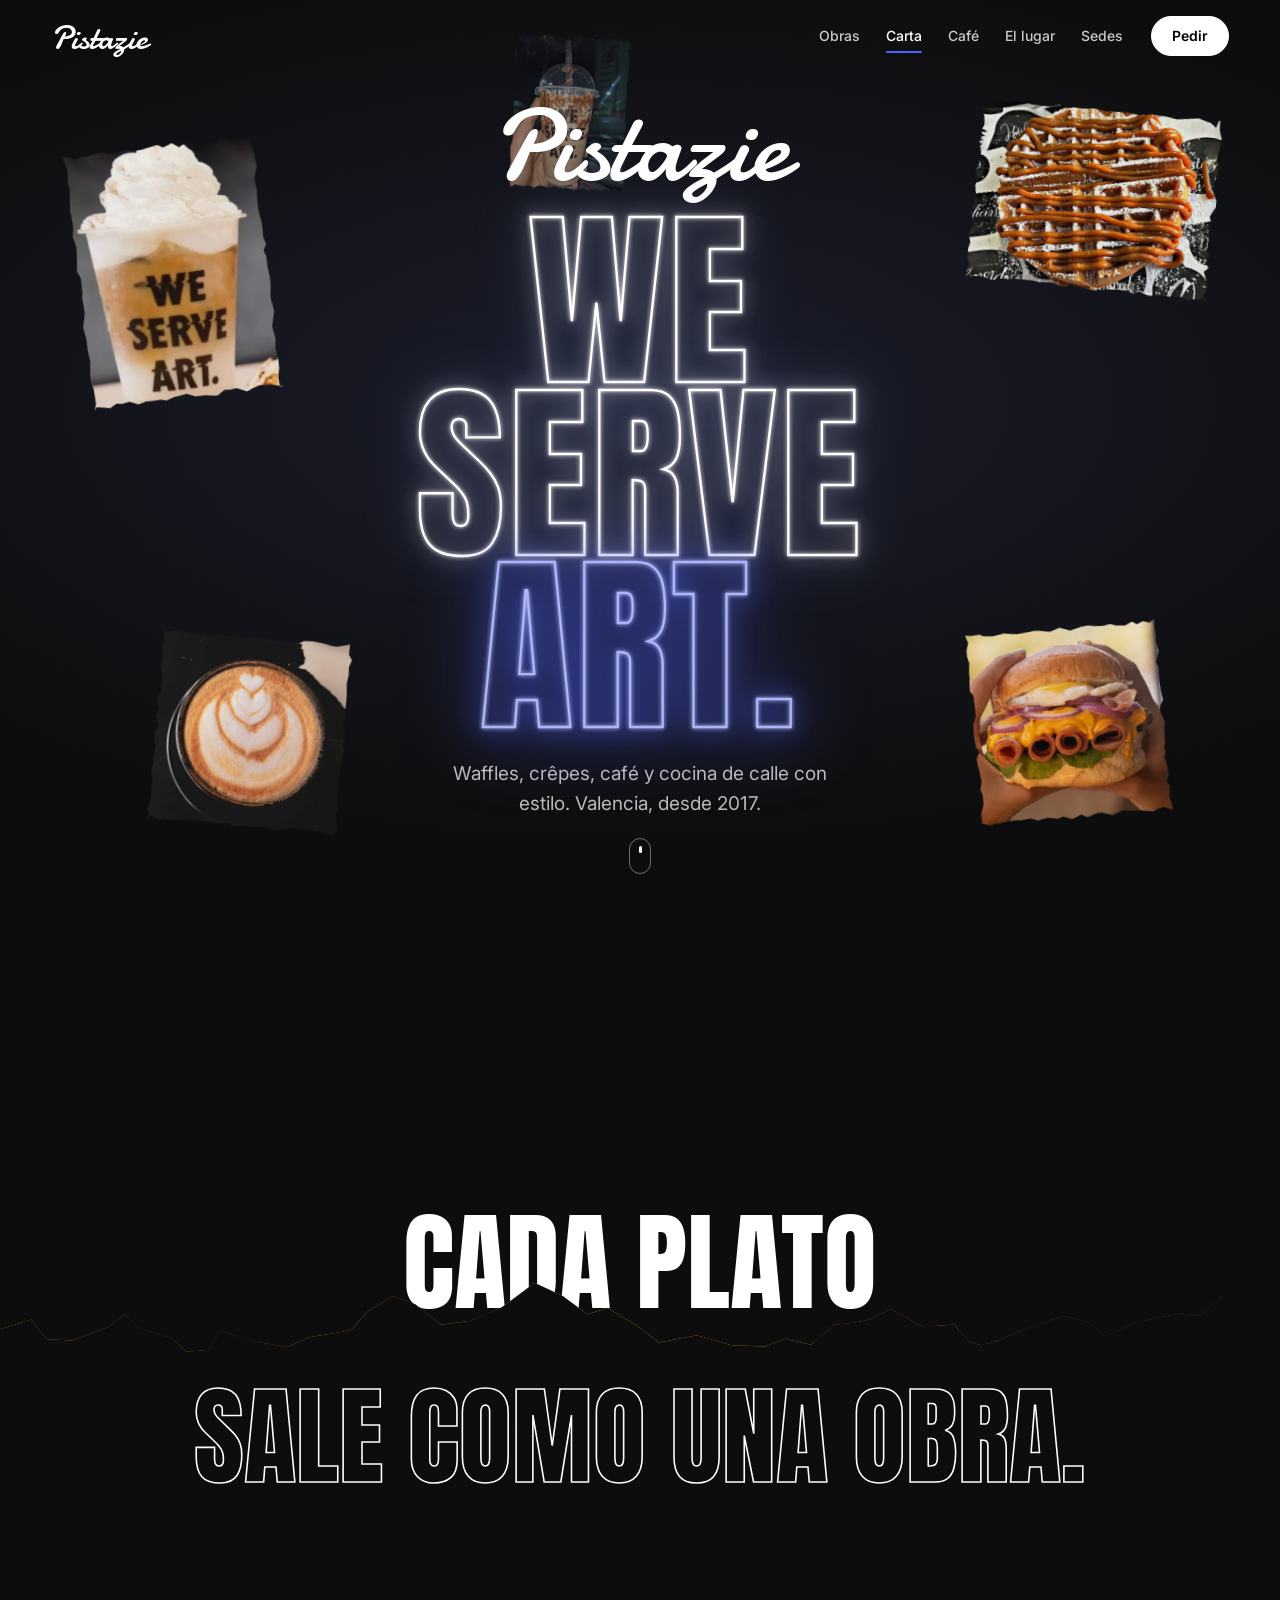
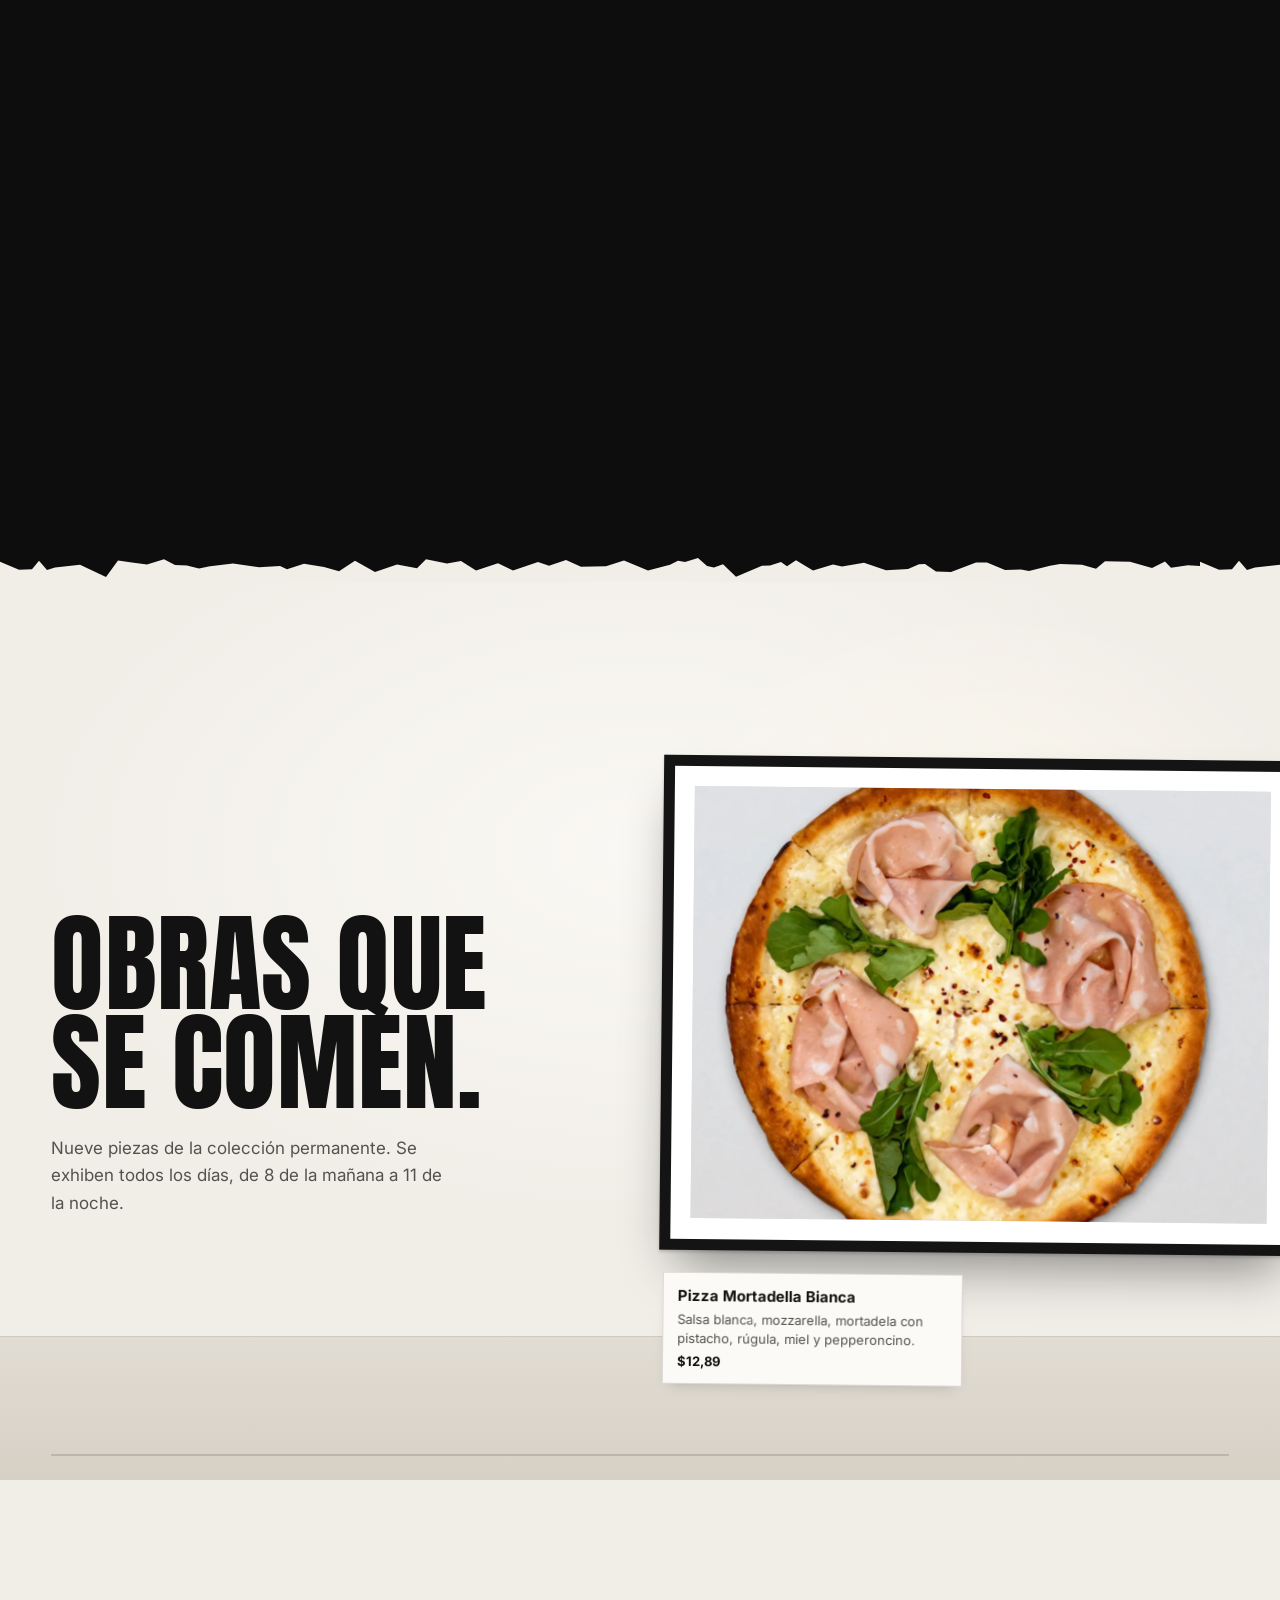
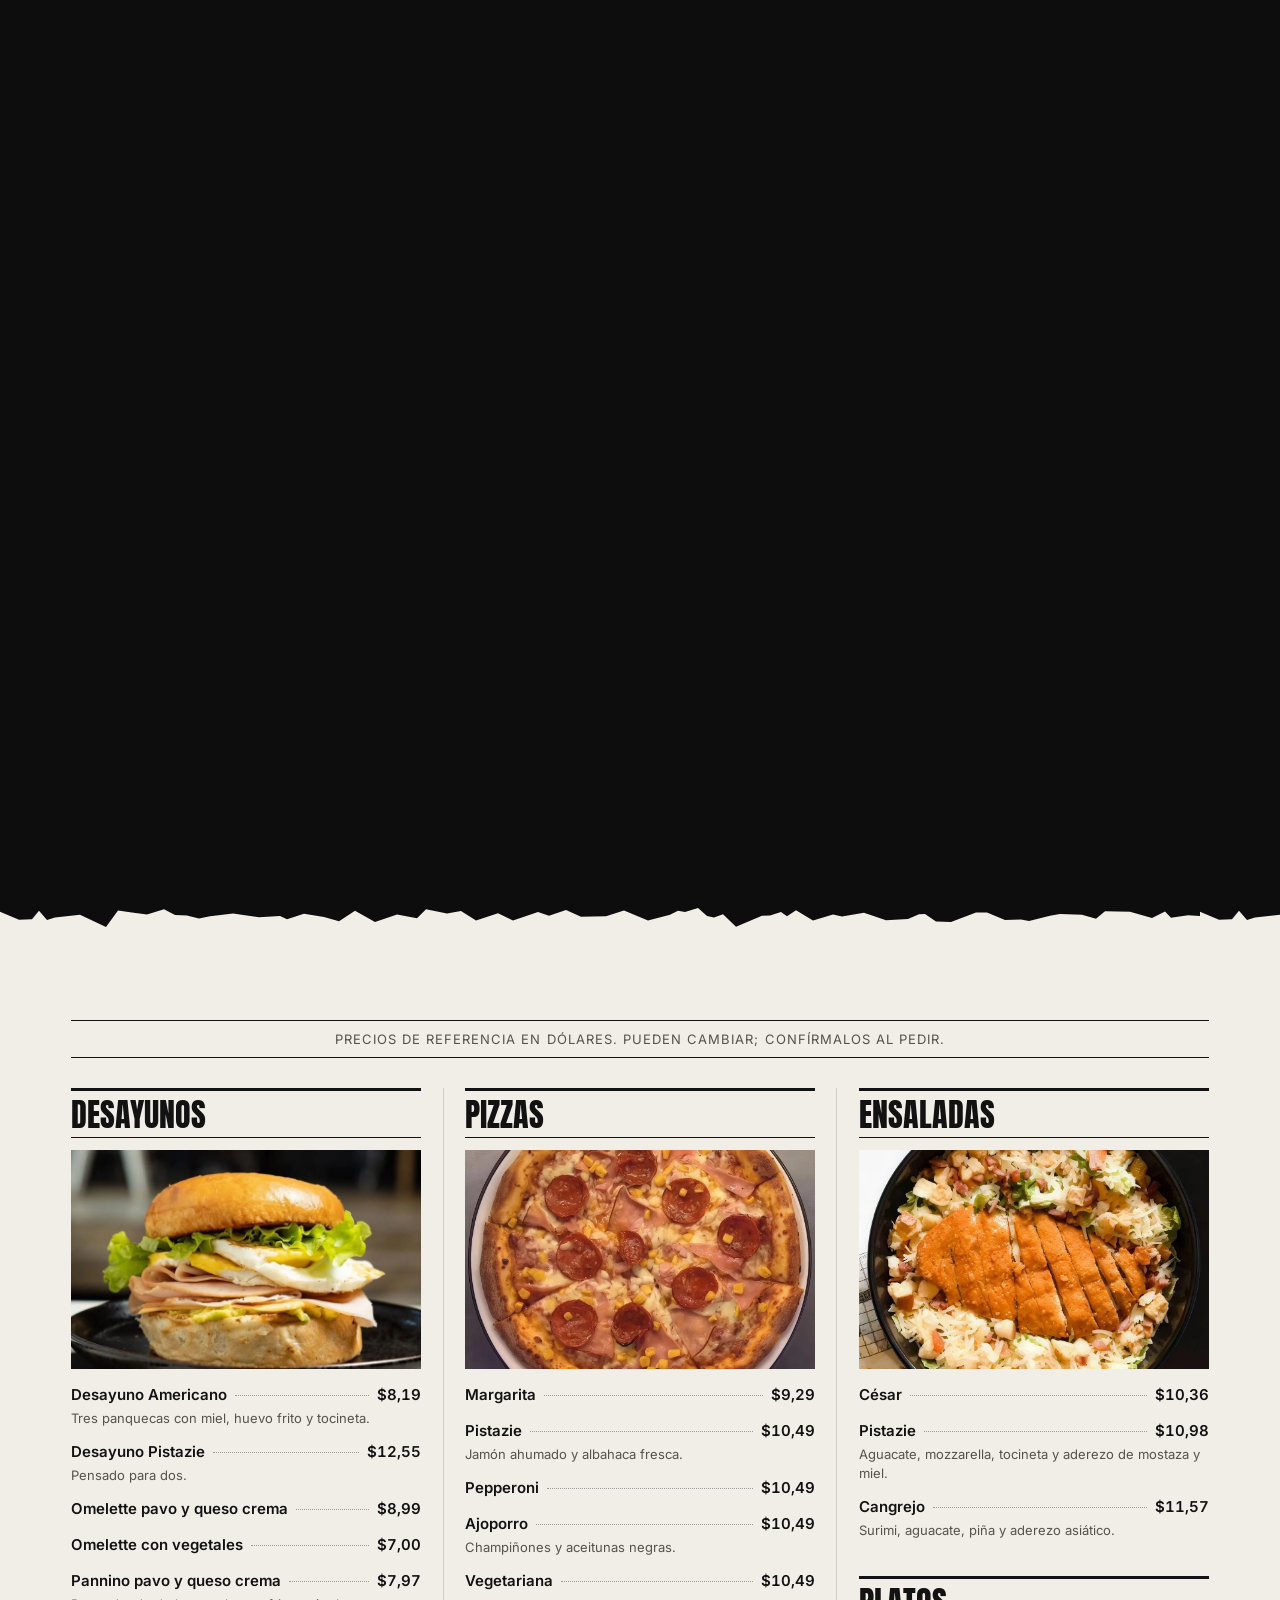
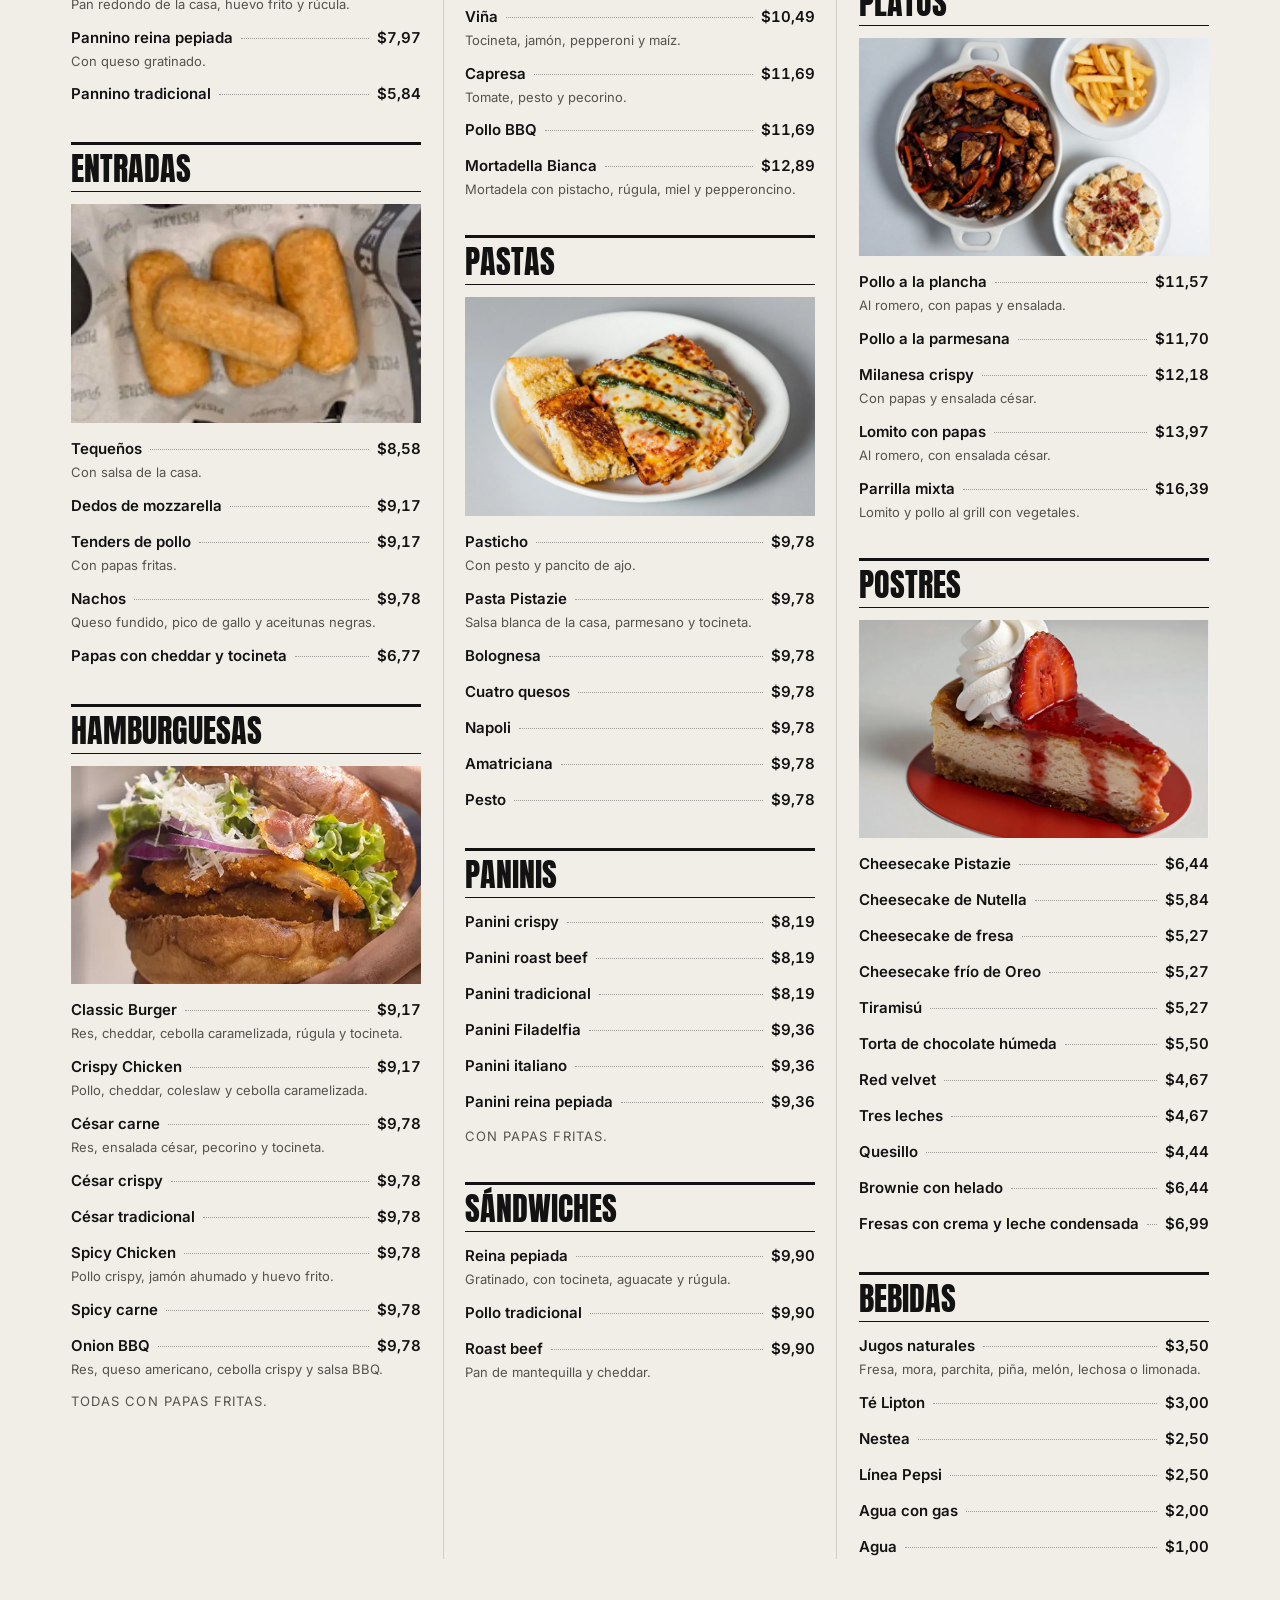
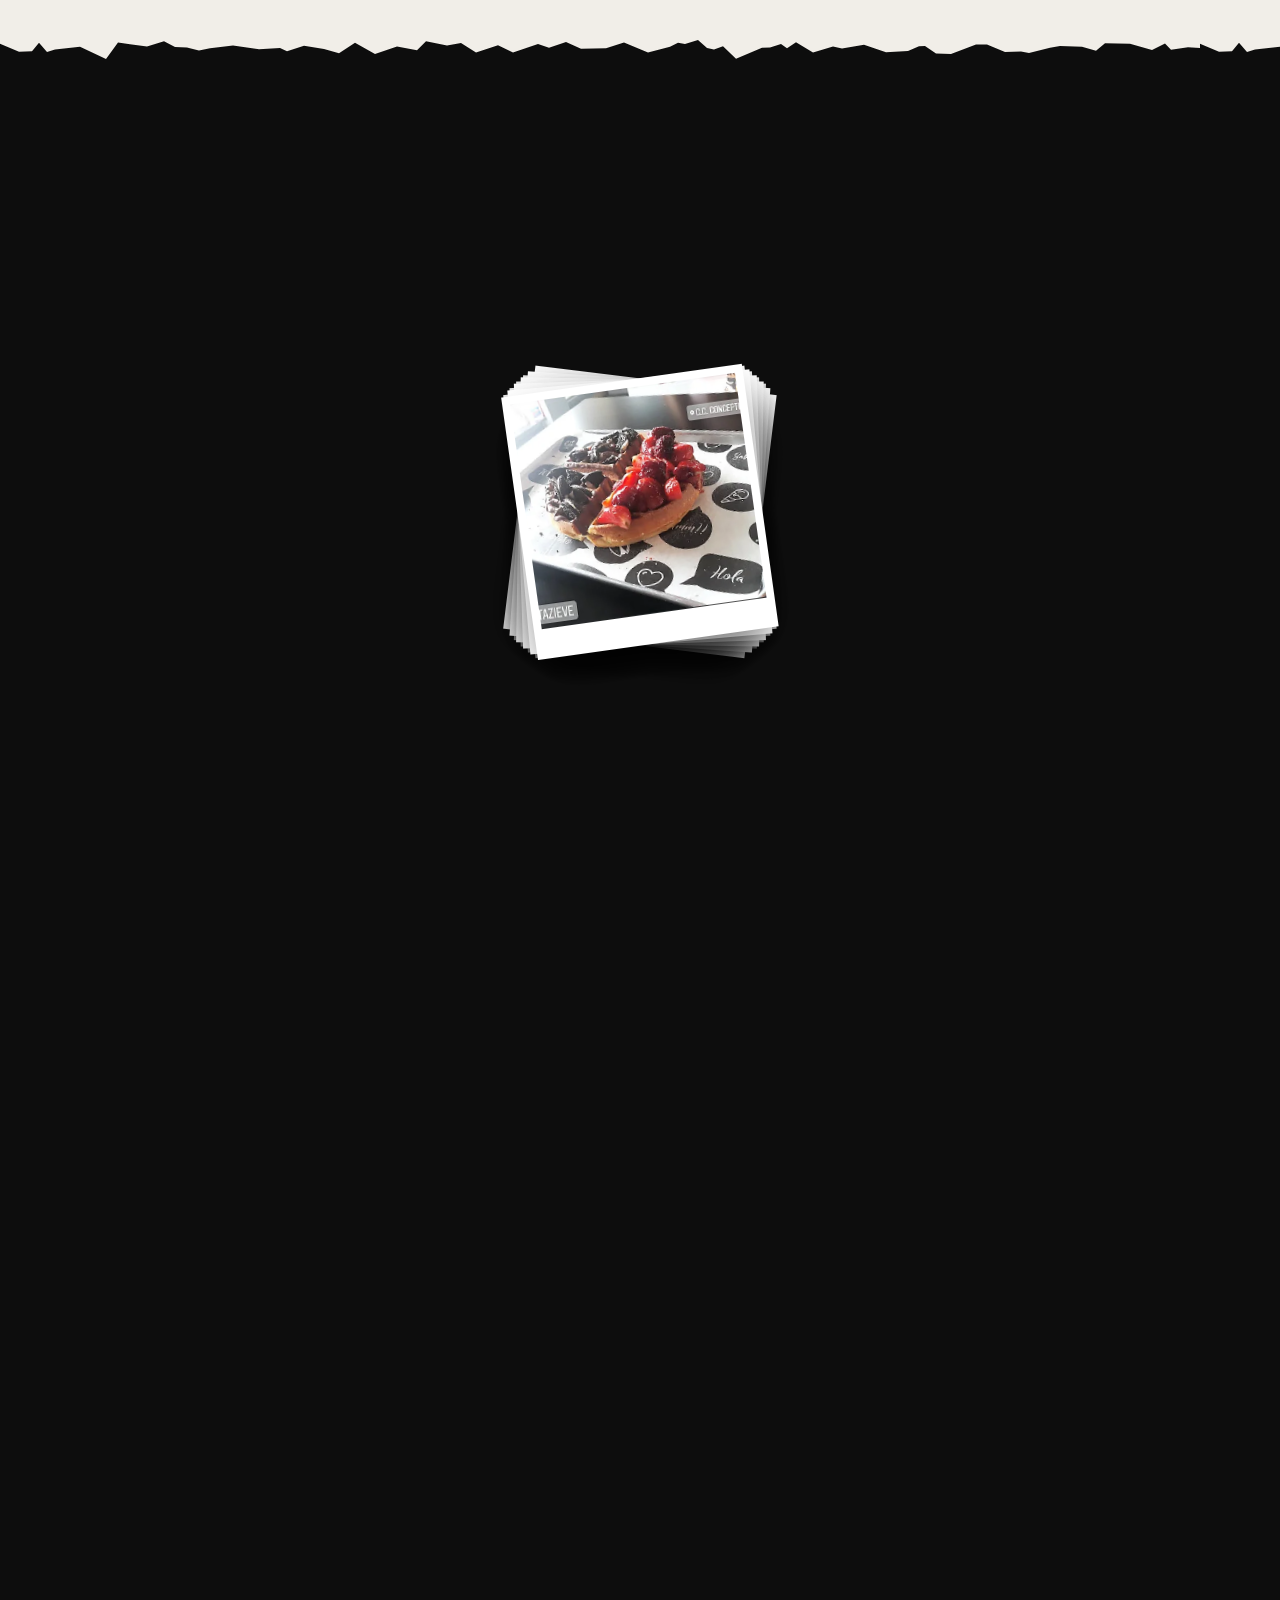
<file: index.html>
<!doctype html><html lang="es"><head><meta charset="utf-8"><meta name="viewport" content="width=device-width,initial-scale=1,viewport-fit=cover">
<title>Pistazie · Waffles, crêpes y café en Valencia</title><meta name="description" content="Pistazie: waffles, crêpes, café, hamburguesas, pizzas y pastas en Valencia y San Diego, Carabobo. Abierto todos los días de 8 am a 11 pm. We serve art."><link rel="canonical" href="https://www.pistazie.com/">
<meta name="theme-color" content="#0d0d0d"><link rel="icon" href="img/favicon.svg" type="image/svg+xml">
<meta property="og:type" content="website"><meta property="og:title" content="Pistazie · We serve art."><meta property="og:description" content="Pistazie: waffles, crêpes, café, hamburguesas, pizzas y pastas en Valencia y San Diego, Carabobo. Abierto todos los días de 8 am a 11 pm. We serve art."><meta property="og:image" content="https://www.pistazie.com/img/og.jpg"><meta property="og:url" content="https://www.pistazie.com/"><meta property="og:locale" content="es_VE">
<meta name="twitter:card" content="summary_large_image"><link rel="preconnect" href="https://fonts.googleapis.com"><link rel="preconnect" href="https://fonts.gstatic.com" crossorigin><link href="https://fonts.googleapis.com/css2?family=Anton&family=Damion&family=Inter:wght@400;500;600;700&family=UnifrakturMaguntia&display=swap" rel="stylesheet"><style>:root{
  --black:#0d0d0d;--black-2:#161616;--paper:#f1eee8;--paper-2:#e6e2da;--ink:#121212;--ink-2:#55524d;
  --line:rgba(18,18,18,.14);--line-d:rgba(255,255,255,.14);
  --neon:#4f63ff;--neon-l:#aab4ff;--yellow:#ffd23f;
  --disp:"Anton",Impact,"Arial Narrow",sans-serif;--script:"Damion",cursive;--sans:"Inter",system-ui,sans-serif;--black-letter:"UnifrakturMaguntia",serif;
  --ease-out:cubic-bezier(.23,1,.32,1);--ease-io:cubic-bezier(.77,0,.175,1);
  --navh:72px;--g:clamp(16px,4vw,56px);
  color-scheme:dark;
}
*,*::before,*::after{box-sizing:border-box}
html{-webkit-text-size-adjust:100%;scroll-padding-top:var(--navh)}
body{margin:0;background:var(--black);color:#fff;font:400 16px/1.6 var(--sans);-webkit-font-smoothing:antialiased;overflow-x:clip}
img{display:block;max-width:100%}
a{color:inherit}
::selection{background:var(--neon);color:#fff}
html{scrollbar-color:#3a3a3a var(--black)}
:focus-visible{outline:2px solid var(--neon);outline-offset:3px;border-radius:4px}
.skip{position:fixed;left:12px;top:-60px;z-index:100;background:#fff;color:#000;padding:10px 14px;border-radius:6px;text-decoration:none;font-weight:600}
.skip:focus{top:12px}

/* type */
.disp{font-family:var(--disp);font-weight:400;text-transform:uppercase;line-height:.92;letter-spacing:.005em;font-size:clamp(52px,9vw,148px);margin:0}
.disp-s{font-family:var(--disp);font-weight:400;text-transform:uppercase;line-height:1;font-size:clamp(34px,5vw,64px);margin:0}

/* buttons */
.btn{display:inline-flex;align-items:center;justify-content:center;gap:8px;height:48px;padding:0 24px;border-radius:999px;background:#fff;color:#000;text-decoration:none;font:600 15px/1 var(--sans);border:1.5px solid #fff;transition:transform .16s var(--ease-out),background .2s,color .2s;will-change:transform}
.btn:active{transform:scale(.97)}
.btn.ghost{background:transparent;color:#fff;border-color:rgba(255,255,255,.5)}
.btn-sm{height:40px;padding:0 20px;font-size:14px}
@media (hover:hover) and (pointer:fine){
  .btn:hover{background:var(--neon);border-color:var(--neon);color:#fff}
  .btn.ghost:hover{background:#fff;color:#000;border-color:#fff}
}
.on-paper .btn,.sedes .btn{background:#000;color:#fff;border-color:#000}
.sedes .btn.ghost{background:transparent;color:#000;border-color:rgba(0,0,0,.4)}
@media (hover:hover) and (pointer:fine){.sedes .btn:hover{background:var(--neon);border-color:var(--neon)}.sedes .btn.ghost:hover{background:#000;color:#fff;border-color:#000}}

/* nav */
.nav{position:fixed;inset:0 0 auto 0;height:var(--navh);z-index:50;display:flex;align-items:center;gap:28px;padding:0 var(--g);transition:background .35s,backdrop-filter .35s,transform .45s var(--ease-out)}
.nav.solid{background:rgba(13,13,13,.78);backdrop-filter:blur(14px) saturate(1.4);-webkit-backdrop-filter:blur(14px) saturate(1.4)}
.nav.hide{transform:translateY(-100%)}
.brand{font-family:var(--script);font-size:34px;line-height:1;text-decoration:none;color:#fff;margin-right:auto;padding-top:4px}
.links{display:flex;gap:26px}
.links a{text-decoration:none;font-size:14px;font-weight:500;opacity:.78;transition:opacity .2s;position:relative}
.links a[aria-current="true"]{opacity:1}
.links a[aria-current="true"]::after{content:"";position:absolute;left:0;right:0;bottom:-6px;height:2px;background:var(--neon);border-radius:2px}
@media (hover:hover){.links a:hover{opacity:1}}
.burger{display:none;width:44px;height:44px;border:0;background:transparent;padding:0;position:relative;cursor:pointer}
.burger span{position:absolute;left:11px;right:11px;height:2px;background:#fff;border-radius:2px;transition:transform .3s var(--ease-out)}
.burger span:first-child{top:17px}.burger span:last-child{top:25px}
.burger[aria-expanded="true"] span:first-child{transform:translateY(4px) rotate(45deg)}
.burger[aria-expanded="true"] span:last-child{transform:translateY(-4px) rotate(-45deg)}

/* HERO */
.hero{position:relative;min-height:100svh;display:grid;place-items:center;overflow:hidden;background:radial-gradient(120% 80% at 50% 45%,#1b1d2c 0%,var(--black) 62%)}
.hero-in{position:relative;z-index:2;text-align:center;padding:calc(var(--navh) + 10px) var(--g) 80px}
.script{width:min(420px,70vw);height:auto;overflow:visible;margin:0 auto -8px}
.script text{font-family:var(--script);font-size:150px;fill:#fff;fill-opacity:0;stroke:#fff;stroke-width:1.6;stroke-dasharray:1400;stroke-dashoffset:1400;animation:draw 2.4s var(--ease-io) .2s forwards,fillin .8s ease 2.2s forwards}
@keyframes draw{to{stroke-dashoffset:0}}
@keyframes fillin{to{fill-opacity:1;stroke-width:0}}
.neon{margin:0;font-family:var(--disp);font-weight:400;line-height:.9;font-size:clamp(76px,15vw,210px);display:flex;flex-direction:column;align-items:center;letter-spacing:.02em}
.tube{display:block;color:transparent;-webkit-text-stroke:2.4px #fff;opacity:.08;transition:opacity .2s}
.tube.blue{-webkit-text-stroke-color:var(--neon-l)}
.lit .tube{animation:flick 1.6s steps(1) forwards}
.lit .t1{animation-delay:.1s}.lit .t2{animation-delay:.45s}.lit .t3{animation-delay:.9s}
.lit .tube{filter:drop-shadow(0 0 2px #fff) drop-shadow(0 0 10px rgba(255,255,255,.55)) drop-shadow(0 0 28px rgba(140,160,255,.45))}
.lit .tube.blue{filter:drop-shadow(0 0 2px #cdd3ff) drop-shadow(0 0 12px var(--neon)) drop-shadow(0 0 36px var(--neon))}
@keyframes flick{0%{opacity:.08}8%{opacity:1}12%{opacity:.15}20%{opacity:1}24%{opacity:.3}30%,100%{opacity:1}}
.hero-sub{max-width:34ch;margin:26px auto 0;color:rgba(255,255,255,.72);font-size:clamp(16px,1.6vw,19px);opacity:0;transform:translateY(12px);transition:opacity .9s var(--ease-out) 2.3s,transform .9s var(--ease-out) 2.3s}
.lit .hero-sub,.lit~.hero-sub{opacity:1;transform:none}
.hero-floats{position:absolute;inset:0;z-index:1;pointer-events:none}
.fl{position:absolute;margin:0;width:clamp(110px,15vw,230px);aspect-ratio:3/4;opacity:0;transition:opacity 1.2s var(--ease-out);will-change:transform}
.fl img{width:100%;height:100%;object-fit:cover;filter:saturate(1.05)}
.fl-1{left:6%;top:16%;--r:-7deg}.fl-2{right:5%;top:12%;--r:6deg;aspect-ratio:4/3;width:clamp(140px,19vw,290px)}
.fl-3{left:12%;bottom:8%;--r:5deg;aspect-ratio:1}.fl-4{right:9%;bottom:9%;--r:-5deg;aspect-ratio:1}
.fl-5{left:40%;top:4%;--r:3deg;width:clamp(80px,9vw,140px);opacity:0}
.ready .fl{opacity:.92}
.ready .fl-5{opacity:.55}
.scroll-cue{position:absolute;left:50%;bottom:26px;width:22px;height:36px;border:1.5px solid rgba(255,255,255,.4);border-radius:12px;transform:translateX(-50%);z-index:2}
.scroll-cue span{position:absolute;left:50%;top:7px;width:3px;height:7px;margin-left:-1.5px;border-radius:2px;background:#fff;animation:cue 1.8s var(--ease-io) infinite}
@keyframes cue{0%{transform:translateY(0);opacity:1}70%{transform:translateY(12px);opacity:0}100%{opacity:0}}

/* scenes */
.scene{position:relative;height:var(--h)}
.stick{position:sticky;top:0;height:100vh;height:100svh;overflow:hidden}

/* TEAR */
.tear{background:var(--black)}
.tear-photo{position:absolute;inset:0}
.tear-photo img{width:100%;height:100%;object-fit:cover;object-position:50% 45%;transform:scale(1.18);will-change:transform}
.tear-photo::after{content:"";position:absolute;inset:0;background:linear-gradient(0deg,rgba(0,0,0,.72),rgba(0,0,0,0) 45%)}
.half{position:absolute;inset:0;will-change:transform;pointer-events:none}
.half svg{position:absolute;inset:0;width:100%;height:100%}
.half .paper{fill:var(--black)}
.half .fiber{fill:#ecebe6}
.tear-t{position:absolute;left:0;right:0;margin:0;text-align:center;font-family:var(--disp);text-transform:uppercase;font-size:clamp(46px,8.4vw,130px);line-height:.95;color:#fff;padding:0 var(--g)}
.half.top .tear-t{bottom:54%}
.half.bot .tear-t{top:54%;color:transparent;-webkit-text-stroke:1.6px #fff}
.tear-tag{position:absolute;left:var(--g);bottom:clamp(26px,6vh,64px);max-width:440px;display:grid;gap:6px;opacity:0;transform:translateY(20px);will-change:transform}
.tear-tag b{font-family:var(--disp);font-weight:400;font-size:clamp(34px,4.4vw,58px);text-transform:uppercase;line-height:1}
.tear-tag span{color:rgba(255,255,255,.82);font-size:15px}
.tear-tag em{font-style:normal;font-weight:700;font-size:18px;color:var(--yellow)}

/* OBRAS */
.obras{background:var(--paper);color:var(--ink)}
.obras .stick{display:flex;align-items:center}
.wall{position:absolute;inset:0;background:radial-gradient(70% 60% at 50% 30%,#faf8f4,var(--paper) 70%);}
.wall::before{content:"";position:absolute;left:0;right:0;bottom:0;height:16vh;background:linear-gradient(#e2ddd4,#d6d0c5);border-top:1px solid #cfc9be}
.track{position:absolute;left:0;top:0;bottom:0;display:flex;align-items:center;gap:clamp(56px,7vw,120px);padding:var(--navh) 10vw 0 var(--g);will-change:transform}
.obras-intro{flex:0 0 auto;width:min(520px,80vw)}
.obras-intro h2{font-size:clamp(60px,8.4vw,136px)}
.obras-intro p{max-width:36ch;color:var(--ink-2);font-size:17px;margin:22px 0 0}
.obra{--fh:min(48vh,440px);flex:0 0 auto;margin:0;position:relative;display:flex;flex-direction:column;align-items:center;will-change:transform}
.obra::before{content:"";position:absolute;left:50%;top:-22vh;width:150%;height:110%;transform:translateX(-50%);background:radial-gradient(50% 50% at 50% 40%,rgba(255,250,235,.95),rgba(255,250,235,0) 70%);opacity:var(--lit,0);pointer-events:none;z-index:0}
.frame{position:relative;z-index:1;background:#fff;padding:clamp(12px,1.6vw,22px);border:clamp(8px,.9vw,14px) solid #141414;box-shadow:0 2px 3px rgba(0,0,0,.18),0 30px 50px -18px rgba(0,0,0,.45)}
.pic{height:var(--fh);aspect-ratio:4/3;overflow:hidden;background:#ddd}
.obra.tall .pic{aspect-ratio:3/4}.obra.sq .pic{aspect-ratio:1}
.pic img{width:100%;height:100%;object-fit:cover;transform:scale(1.14);will-change:transform}
.obra figcaption{position:relative;z-index:1;align-self:flex-start;margin:22px 0 0 4px;max-width:300px;display:grid;gap:3px;padding:12px 14px;background:#fbfaf7;border:1px solid var(--line);font-size:13px;line-height:1.45;box-shadow:0 6px 14px -8px rgba(0,0,0,.25)}
.obra figcaption b{font-size:15px}
.obra figcaption i{color:var(--ink-2);font-style:normal}
.obra figcaption span{font-weight:700;margin-top:2px}
.obras-end{flex:0 0 auto;padding-right:6vw}
.obras-end .btn{background:#000;color:#fff;border-color:#000}
.obras-bar{position:absolute;left:var(--g);right:var(--g);bottom:24px;height:2px;background:var(--line);z-index:3}
.obras-bar span{position:absolute;inset:0;background:var(--ink);transform-origin:0 50%;transform:scaleX(0)}

/* TIMES */
.times-scene{background:#0d0d0d}
.times-scene .stick{display:grid;place-items:center;perspective:1400px}
.paper-front{width:min(1060px,92vw);height:min(78vh,700px);background:var(--paper);color:var(--ink);padding:clamp(18px,2.6vw,36px);box-shadow:0 40px 90px -30px rgba(0,0,0,.8);display:flex;flex-direction:column;will-change:transform;
  background-image:radial-gradient(rgba(0,0,0,.035) 1px,transparent 1.2px);background-size:4px 4px}
.mast{display:grid;grid-template-columns:1fr auto 1fr;align-items:end;gap:18px;border-bottom:3px double var(--ink);padding-bottom:10px;font-size:12px;text-transform:uppercase;letter-spacing:.08em;color:var(--ink-2)}
.mast strong{font-family:var(--black-letter);font-weight:400;font-size:clamp(34px,5.6vw,76px);line-height:1;letter-spacing:0;text-transform:none;color:var(--ink)}
.mast span:last-child{text-align:right}
.front-grid{flex:1;min-height:0;display:grid;grid-template-columns:1.25fr 1fr;grid-template-rows:auto 1fr;gap:16px 28px;padding-top:16px}
.headline{grid-column:1/-1;text-wrap:balance;margin:0;font-family:var(--disp);font-weight:400;text-transform:uppercase;font-size:clamp(34px,5.4vw,78px);line-height:.95}
.front-pic{margin:0;min-height:0;overflow:hidden}
.front-pic img{width:100%;height:100%;object-fit:cover;filter:grayscale(1) contrast(1.15)}
.front-lead{margin:0;font-size:clamp(15px,1.5vw,19px);line-height:1.55;column-rule:1px solid var(--line);border-left:1px solid var(--line);padding-left:22px}
.front-lead::first-letter{font-family:var(--disp);float:left;font-size:4.2em;line-height:.82;padding:6px 8px 0 0}
.times{background:var(--paper);color:var(--ink);position:relative}
.times-in{max-width:1240px;margin:0 auto;padding:clamp(48px,7vw,100px) var(--g) clamp(64px,8vw,120px)}
.ref{margin:0 0 30px;font-size:13px;color:var(--ink-2);border-top:1px solid var(--ink);border-bottom:1px solid var(--ink);padding:8px 0;text-align:center;text-transform:uppercase;letter-spacing:.08em}
.cols{column-count:3;column-gap:44px;column-rule:1px solid var(--line)}
.cat{break-inside:avoid;margin:0 0 36px}
.cat h3{font-family:var(--disp);font-weight:400;font-size:32px;text-transform:uppercase;line-height:1;margin:0 0 12px;padding:8px 0 6px;border-top:3px solid var(--ink);border-bottom:1px solid var(--ink)}
.cat figure{margin:0 0 14px;overflow:hidden;aspect-ratio:16/10}
.cat figure img{width:100%;height:100%;object-fit:cover;filter:grayscale(1) contrast(1.12);transition:filter .6s var(--ease-out),transform .8s var(--ease-out)}
.cat figure.in img{filter:none}
.it{margin:0 0 12px}
.it .row{display:flex;align-items:baseline;gap:8px;font-weight:600;font-size:15px}
.it .row::after{content:"";order:1;flex:1;border-bottom:1.5px dotted rgba(0,0,0,.35);transform:translateY(-4px)}
.it .row span{order:2;font-variant-numeric:tabular-nums}
.it p{margin:2px 0 0;font-size:13px;line-height:1.45;color:var(--ink-2)}

/* WAFFLES */
.waf{background:var(--black)}
.waf .stick{display:grid;place-items:center}
.pile{position:absolute;inset:0}
.pc{position:absolute;left:50%;top:50%;margin:0;width:clamp(150px,19vw,280px);background:#fff;padding:8px 8px 30px;box-shadow:0 18px 40px -12px rgba(0,0,0,.7);will-change:transform;transform:translate(-50%,-50%)}
.pc img{width:100%;aspect-ratio:1;object-fit:cover}
.waf-t{position:relative;z-index:20;text-align:center;pointer-events:none;opacity:0;will-change:transform}
.waf-t .small{margin:0 0 10px;font-size:14px;letter-spacing:.14em;text-transform:uppercase;color:#fff;text-shadow:0 2px 12px #000}
.waf-t h2{display:flex;flex-direction:column;align-items:center;font-size:clamp(70px,13vw,210px);text-shadow:0 8px 40px rgba(0,0,0,.8)}
.waf-t .amp{font-family:var(--script);text-transform:none;font-size:.62em;line-height:.6;color:var(--yellow);margin:.06em 0 .02em}
.tops{background:var(--black);border-top:1px solid var(--line-d)}
.tops-in{max-width:1100px;margin:0 auto;padding:clamp(56px,8vw,110px) var(--g)}
.tops-lead{color:rgba(255,255,255,.7);margin:12px 0 34px;font-size:17px}
.toplist,.brewlist{list-style:none;margin:0;padding:0;display:grid;grid-template-columns:repeat(3,1fr);gap:0 36px}
.toplist li,.brewlist li{display:flex;justify-content:space-between;gap:12px;padding:15px 0;border-bottom:1px solid var(--line-d);font-size:16px;opacity:0;transform:translateY(14px);transition:opacity .6s var(--ease-out),transform .6s var(--ease-out);transition-delay:calc(var(--i,0)*40ms)}
.toplist li span,.brewlist li span{font-variant-numeric:tabular-nums;color:var(--yellow);font-weight:600}
.shown li{opacity:1;transform:none}

/* CAFÉ */
.cafe{background:var(--paper);color:var(--ink)}
.cup{position:absolute;inset:0;clip-path:circle(21vmin at 50% 50%);will-change:clip-path}
.cup img{width:100%;height:100%;object-fit:cover;object-position:50% 40%;transform:scale(1.25);will-change:transform}
.cup .cup-top{position:absolute;left:50%;top:50%;width:44vmin;height:44vmin;margin:-22vmin 0 0 -22vmin;object-fit:cover;transform:none;will-change:transform,opacity}
.cup::after{content:"";position:absolute;inset:0;background:linear-gradient(90deg,rgba(0,0,0,.7),rgba(0,0,0,.15) 65%);opacity:var(--dim,0)}
.cafe-word{position:absolute;inset:0;margin:0;font-family:var(--disp);font-weight:400;text-transform:uppercase;font-size:clamp(38px,5vw,96px);line-height:.95;pointer-events:none;z-index:2}
.cw{position:absolute;top:50%;margin-top:-.5em;line-height:1;display:block;will-change:transform;white-space:nowrap}
.cw.l{right:calc(50% + 24vmin)}
.cw.r{left:calc(50% + 24vmin)}
.cafe-msg{position:absolute;left:var(--g);bottom:clamp(40px,12vh,120px);max-width:520px;color:#fff;z-index:3;opacity:0;transform:translateY(24px);will-change:transform}
.cafe-msg .big{font-family:var(--disp);text-transform:uppercase;font-size:clamp(56px,8vw,120px);line-height:.95;margin:0 0 16px}
.cafe-msg p{margin:0;font-size:clamp(16px,1.6vw,19px);color:rgba(255,255,255,.88)}
.brew{background:var(--paper);color:var(--ink)}
.brew-in{max-width:1100px;margin:0 auto;padding:clamp(64px,8vw,120px) var(--g)}
.arts{display:flex;justify-content:center;margin:0 0 56px;padding-left:28px}
.arts img{width:clamp(96px,15vw,190px);aspect-ratio:1;object-fit:cover;border-radius:50%;margin-left:-28px;border:5px solid var(--paper);box-shadow:0 14px 30px -12px rgba(0,0,0,.45);will-change:transform}
.brew h3{text-align:center;margin-bottom:28px}
.brew .brewlist li{border-color:var(--line)}
.brew .brewlist li span{color:var(--ink)}

/* LUGAR */
.lugar{background:#000}
.lcols{position:absolute;inset:-10vh -2vw;display:grid;grid-template-columns:repeat(4,1fr);gap:14px;filter:brightness(.5) saturate(.95)}
.lcol{display:flex;flex-direction:column;gap:14px;will-change:transform}
.lcol img{width:100%;aspect-ratio:3/4;object-fit:cover;border-radius:3px}
.lugar-t{position:absolute;inset:0;display:flex;flex-direction:column;justify-content:center;padding:var(--navh) var(--g) 0;z-index:2;background:radial-gradient(60% 70% at 30% 50%,rgba(0,0,0,.7),rgba(0,0,0,0) 75%)}
.lugar-t h2{font-size:clamp(58px,10vw,170px)}
.lugar-t h2 .ln{display:block;overflow:hidden;padding-top:.14em;margin-top:-.14em}
.lugar-t h2 .ln>span{display:block;transform:translateY(105%);will-change:transform}
.lugar-t p{max-width:44ch;font-size:clamp(16px,1.6vw,19px);color:rgba(255,255,255,.86);margin:26px 0 0;opacity:0;transform:translateY(16px);transition:opacity .8s var(--ease-out),transform .8s var(--ease-out)}
.lugar-t.on p{opacity:1;transform:none}
.chev{position:relative;height:clamp(180px,26vw,320px);overflow:hidden;
  background:linear-gradient(135deg,#0d0d0d 25%,transparent 25%) -40px 0/80px 80px,linear-gradient(225deg,#0d0d0d 25%,transparent 25%) -40px 0/80px 80px,linear-gradient(315deg,#0d0d0d 25%,transparent 25%) 0 0/80px 80px,linear-gradient(45deg,#0d0d0d 25%,transparent 25%) 0 0/80px 80px,#efede8}
.chev-band{position:absolute;left:-5vw;right:-5vw;top:50%;transform:translateY(-50%) rotate(-3deg);background:#000;padding:18px 0;border-top:2px solid #fff;border-bottom:2px solid #fff}
.chev-row{display:flex;gap:48px;white-space:nowrap;font-family:var(--disp);text-transform:uppercase;font-size:clamp(28px,4vw,54px);line-height:1;will-change:transform}
.chev-row span::after{content:"✦";margin-left:48px;color:var(--neon-l);font-size:.6em;vertical-align:.25em}

/* MURO */
.muro{background:var(--black);position:relative;overflow:hidden;padding-top:clamp(70px,9vw,130px)}
.muro-head{text-align:center;padding:0 var(--g);margin-bottom:46px}
.muro-head p{color:rgba(255,255,255,.66);margin:16px 0 0;font-size:17px}
.mcols{height:min(120vh,1100px);display:grid;grid-template-columns:repeat(4,1fr);gap:14px;padding:0 var(--g);-webkit-mask-image:linear-gradient(transparent,#000 14%,#000 86%,transparent);mask-image:linear-gradient(transparent,#000 14%,#000 86%,transparent)}
.mcol{overflow:hidden}
.mcol .run{display:flex;flex-direction:column;gap:14px;animation:up var(--dur,60s) linear infinite;will-change:transform}
.mcol.rev .run{animation-direction:reverse}
.mcol img{width:100%;aspect-ratio:3/4;object-fit:cover;border-radius:3px}
@keyframes up{to{transform:translateY(calc(-50% - 7px))}}
@media (hover:hover){.mcols:hover .run{animation-play-state:paused}}

/* SEDES */
.sedes{background:var(--paper);color:var(--ink);padding:clamp(70px,9vw,130px) var(--g);text-align:center}
.sedes-h{color:var(--ink-2);font-size:17px;margin:16px 0 48px}
.sgrid{max-width:1160px;margin:0 auto;display:grid;grid-template-columns:1fr 1fr;gap:24px;text-align:left}
.sede{background:#fff;border:1px solid var(--line);overflow:hidden;display:grid;grid-template-rows:auto 1fr}
.sede-pic{aspect-ratio:16/10;overflow:hidden}
.sede-pic img{width:100%;height:100%;object-fit:cover;transition:transform 1.2s var(--ease-out)}
@media (hover:hover){.sede:hover .sede-pic img{transform:scale(1.04)}}
.sede-tx{padding:26px 26px 30px}
.sede h3{font-family:var(--disp);font-weight:400;text-transform:uppercase;font-size:44px;line-height:1;margin:0 0 10px}
.sede p{margin:0 0 22px;color:var(--ink-2)}
.sede-a{display:flex;flex-wrap:wrap;gap:10px}

/* FIN */
.fin{background:radial-gradient(90% 70% at 50% 40%,#171a2b,#000 70%);text-align:center;padding:clamp(80px,10vw,150px) var(--g);display:flex;flex-direction:column;align-items:center}
.badge{width:clamp(180px,22vw,260px);margin-bottom:34px}
.badge svg{width:100%;height:auto;overflow:visible}
.b-bg{fill:#202020;stroke:#3b3b3b;stroke-width:1.5}
.b-line{fill:none;stroke:rgba(255,255,255,.35);stroke-width:1}
.b-spin{transform-origin:150px 150px;animation:spin 26s linear infinite}
.b-spin text{fill:#fff;font:600 15px/1 var(--sans);letter-spacing:.24em}
.b-word{fill:#fff;font-family:var(--script);font-size:64px}
@keyframes spin{to{transform:rotate(360deg)}}
.neon-s{flex-direction:row;flex-wrap:wrap;justify-content:center;gap:0 .3em;font-size:clamp(54px,9vw,140px)}
.neon-s .tube{display:inline-block}
.fin-a{display:flex;gap:12px;flex-wrap:wrap;justify-content:center;margin-top:40px}
.foot{display:flex;flex-wrap:wrap;gap:10px 28px;align-items:center;justify-content:space-between;padding:26px var(--g) 90px;background:#000;color:rgba(255,255,255,.6);font-size:14px;border-top:1px solid var(--line-d)}
.foot .brand{font-size:30px;color:#fff;margin:0}
.foot a{text-decoration:none}
.fab{position:fixed;right:18px;bottom:18px;z-index:40;height:52px;padding:0 24px;display:none;align-items:center;border-radius:999px;background:var(--neon);color:#fff;font-weight:700;text-decoration:none;box-shadow:0 10px 30px -8px rgba(79,99,255,.8);transform:translateY(120px);transition:transform .5s var(--ease-out)}
.fab.show{transform:none}

/* torn edges between sections */
.rip{position:relative}
.rip::before{content:"";position:absolute;left:0;right:0;top:-22px;height:24px;background:inherit;-webkit-mask:url("data:image/svg+xml,%3Csvg xmlns='http://www.w3.org/2000/svg' width='1200' height='24' viewBox='0 0 1200 24'%3E%3Cpath d='M0,24 L0,8 L0,3.8 L19,11.8 L32,11.2 L39,2.8 L47,11.9 L55,9.5 L80,6.8 L106,18.9 L118,2.6 L130,4.2 L147,6.5 L164,1.3 L175,7.1 L187,7.4 L199,10.4 L210,8.3 L233,5.5 L259,9.2 L280,7.9 L287,11.2 L304,5.8 L324,9.0 L339,13.3 L355,2.7 L375,13.9 L397,6.6 L417,10.2 L426,1.3 L447,5.4 L461,3.0 L476,12.6 L498,5.3 L513,12.6 L538,4.1 L549,7.8 L566,2.0 L581,8.8 L606,8.2 L624,2.6 L648,12.5 L670,6.8 L678,2.7 L685,3.9 L698,0.0 L707,8.0 L714,9.4 L723,6.2 L736,18.7 L762,7.8 L770,7.5 L781,3.9 L787,8.3 L796,2.3 L813,12.4 L833,6.4 L842,8.4 L864,4.7 L886,12.2 L908,10.9 L919,6.3 L925,6.1 L936,13.5 L951,13.9 L976,4.6 L987,4.5 L1005,12.1 L1021,11.6 L1029,12.9 L1050,7.7 L1060,6.0 L1082,6.8 L1096,10.7 L1105,3.3 L1130,3.8 L1152,9.9 L1165,3.6 L1171,9.8 L1188,7.2 L1200,8 L1200,24 Z'/%3E%3C/svg%3E") 0 0/1200px 24px repeat-x;mask:url("data:image/svg+xml,%3Csvg xmlns='http://www.w3.org/2000/svg' width='1200' height='24' viewBox='0 0 1200 24'%3E%3Cpath d='M0,24 L0,8 L0,3.8 L19,11.8 L32,11.2 L39,2.8 L47,11.9 L55,9.5 L80,6.8 L106,18.9 L118,2.6 L130,4.2 L147,6.5 L164,1.3 L175,7.1 L187,7.4 L199,10.4 L210,8.3 L233,5.5 L259,9.2 L280,7.9 L287,11.2 L304,5.8 L324,9.0 L339,13.3 L355,2.7 L375,13.9 L397,6.6 L417,10.2 L426,1.3 L447,5.4 L461,3.0 L476,12.6 L498,5.3 L513,12.6 L538,4.1 L549,7.8 L566,2.0 L581,8.8 L606,8.2 L624,2.6 L648,12.5 L670,6.8 L678,2.7 L685,3.9 L698,0.0 L707,8.0 L714,9.4 L723,6.2 L736,18.7 L762,7.8 L770,7.5 L781,3.9 L787,8.3 L796,2.3 L813,12.4 L833,6.4 L842,8.4 L864,4.7 L886,12.2 L908,10.9 L919,6.3 L925,6.1 L936,13.5 L951,13.9 L976,4.6 L987,4.5 L1005,12.1 L1021,11.6 L1029,12.9 L1050,7.7 L1060,6.0 L1082,6.8 L1096,10.7 L1105,3.3 L1130,3.8 L1152,9.9 L1165,3.6 L1171,9.8 L1188,7.2 L1200,8 L1200,24 Z'/%3E%3C/svg%3E") 0 0/1200px 24px repeat-x;z-index:4;pointer-events:none}

/* RESPONSIVE */
@media (max-width:980px){
  .cols{column-count:2}
  .toplist,.brewlist{grid-template-columns:repeat(2,1fr)}
  .lcols{grid-template-columns:repeat(3,1fr)}.lcol:nth-child(4){display:none}
  .mcols{grid-template-columns:repeat(3,1fr)}.mcol:nth-child(4){display:none}
}
@media (max-width:760px){
  :root{--navh:62px}
  .links{position:fixed;inset:var(--navh) 0 auto 0;flex-direction:column;gap:0;background:rgba(10,10,10,.97);padding:8px var(--g) 20px;transform:translateY(-8px);opacity:0;visibility:hidden;transition:opacity .25s,transform .35s var(--ease-out),visibility .25s}
  .links.open{opacity:1;visibility:visible;transform:none}
  .links a{padding:14px 0;font-size:18px;border-bottom:1px solid var(--line-d);opacity:1}
  .links a[aria-current="true"]::after{display:none}
  .burger{display:block}
  .nav .btn-sm{display:none}
  .brand{font-size:30px}
  .fab{display:inline-flex}
  .fl-2,.fl-5{display:none}
  .fl-1{left:-4%;top:12%}.fl-3{left:-3%;bottom:10%}.fl-4{right:-4%;bottom:14%}
  .neon{font-size:clamp(76px,24vw,130px)}
  .obra{--fh:42vh}
  .obras-intro{width:78vw}
  .obra figcaption{max-width:72vw}
  .front-grid{grid-template-columns:1fr;grid-template-rows:auto 1fr auto}
  .front-lead{border-left:0;padding-left:0;font-size:14px}
  .front-lead::first-letter{font-size:3em}
  .paper-front{height:min(80vh,680px)}
  .mast{grid-template-columns:1fr;text-align:center;gap:4px}
  .mast span{display:none}
  .cols{column-count:1}
  .pc{width:38vw;padding:6px 6px 22px}
  .toplist,.brewlist{grid-template-columns:1fr}
  .cw.l,.cw.r{left:0;right:0;text-align:center}
  .cw.l{top:calc(50% - 24vmin - .6em)}
  .cw.r{top:calc(50% + 24vmin + .6em)}
  .lcols{grid-template-columns:repeat(2,1fr)}.lcol:nth-child(3){display:none}
  .mcols{grid-template-columns:repeat(2,1fr);height:100vh}.mcol:nth-child(3){display:none}
  .sgrid{grid-template-columns:1fr}
  .chev-band{padding:12px 0}
}

/* reduced motion */
@media (prefers-reduced-motion:reduce){
  *,*::before,*::after{animation-duration:.01ms!important;animation-iteration-count:1!important;transition-duration:.01ms!important}
  .tube{opacity:1}
  .script text{fill-opacity:1;stroke-dashoffset:0}
  .mcol .run{animation:none}
}
</style><script type="application/ld+json">[{"@context": "https://schema.org", "@type": "CafeOrCoffeeShop", "name": "Pistazie La Viña", "servesCuisine": ["Café", "Waffles", "Crêpes", "Hamburguesas", "Pizzas", "Pastas"], "address": {"@type": "PostalAddress", "streetAddress": "Av. Andrés Eloy Blanco", "addressLocality": "Valencia", "addressRegion": "Carabobo", "addressCountry": "VE"}, "telephone": "+58 414-663-6666", "openingHours": "Mo-Su 08:00-23:00", "priceRange": "$", "slogan": "We serve art.", "sameAs": ["https://www.instagram.com/pistazieve/", "https://linktr.ee/pistazie"]}, {"@context": "https://schema.org", "@type": "CafeOrCoffeeShop", "name": "Pistazie San Diego", "servesCuisine": ["Café", "Waffles", "Crêpes", "Hamburguesas", "Pizzas", "Pastas"], "address": {"@type": "PostalAddress", "streetAddress": "Av. Intercomunal Don Julio Centeno", "addressLocality": "San Diego", "addressRegion": "Carabobo", "addressCountry": "VE"}, "telephone": "+58 414-333-2333", "openingHours": "Mo-Su 08:00-23:00", "priceRange": "$", "slogan": "We serve art.", "sameAs": ["https://www.instagram.com/pistazieve/", "https://linktr.ee/pistazie"]}]</script></head><body><a class="skip" href="#obras">Saltar al menú</a>

<header class="nav" id="nav">
  <a class="brand" href="#inicio" aria-label="Pistazie, inicio">Pistazie</a>
  <nav class="links" id="links" aria-label="Secciones">
    <a href="#obras">Obras</a>
    <a href="#carta">Carta</a>
    <a href="#cafe">Café</a>
    <a href="#lugar">El lugar</a>
    <a href="#sedes">Sedes</a>
  </nav>
  <a class="btn btn-sm" href="https://pidefacil.app/pistazie" target="_blank" rel="noopener">Pedir</a>
  <button class="burger" id="burger" aria-label="Abrir menú" aria-expanded="false" aria-controls="links"><span></span><span></span></button>
</header>

<main>

<!-- PORTADA -->
<section class="hero" id="inicio">
  <div class="hero-floats" aria-hidden="true">
    <figure class="fl fl-1" data-d="1.2"><img src="img/w-iced.webp" alt=""></figure>
    <figure class="fl fl-2" data-d="-.8"><img src="img/f-6.webp" alt=""></figure>
    <figure class="fl fl-3" data-d=".7"><img src="img/p-3.webp" alt=""></figure>
    <figure class="fl fl-4" data-d="-1.4"><img src="img/w-spicy.webp" alt=""></figure>
    <figure class="fl fl-5" data-d="1"><img src="img/p-12.webp" alt=""></figure>
  </div>
  <div class="hero-in">
    <svg class="script" viewBox="0 0 600 190" role="img" aria-label="Pistazie">
      <text x="300" y="140" text-anchor="middle">Pistazie</text>
    </svg>
    <h1 class="neon" aria-label="We serve art.">
      <span class="tube t1" aria-hidden="true">WE</span>
      <span class="tube t2" aria-hidden="true">SERVE</span>
      <span class="tube t3 blue" aria-hidden="true">ART.</span>
    </h1>
    <p class="hero-sub">Waffles, crêpes, café y cocina de calle con estilo. Valencia, desde 2017.</p>
  </div>
  <div class="scroll-cue" aria-hidden="true"><span></span></div>
</section>

<!-- RASGADO -->
<section class="scene tear" id="rasgo" style="--h:320vh" aria-label="Classic Burger">
  <div class="stick">
    <div class="tear-photo"><img src="img/tear.webp" alt="Classic Burger de Pistazie con cheddar y tocineta" loading="lazy"></div>
    <div class="half top"><svg viewBox="0 0 1000 1000" preserveAspectRatio="none" aria-hidden="true"><path class="paper"/><path class="fiber"/></svg><p class="tear-t">Cada plato</p></div>
    <div class="half bot"><svg viewBox="0 0 1000 1000" preserveAspectRatio="none" aria-hidden="true"><path class="paper"/><path class="fiber"/></svg><p class="tear-t">sale como una obra.</p></div>
    <div class="tear-tag"><b>Classic Burger</b><span>Carne de res, cheddar, cebolla caramelizada, rúgula y tocineta. Con papas.</span><em>$9,17</em></div>
  </div>
</section>

<!-- OBRAS -->
<section class="scene obras rip" id="obras" style="--h:520vh" aria-labelledby="obras-h">
  <div class="stick">
    <div class="wall">
      <div class="track" id="track">
        <div class="obras-intro">
          <h2 id="obras-h" class="disp">Obras que<br>se comen.</h2>
          <p>Nueve piezas de la colección permanente. Se exhiben todos los días, de 8 de la mañana a 11 de la noche.</p>
        </div>
        <figure class="obra">
          <div class="frame"><div class="pic"><img src="img/w-mortadella.webp" alt="Pizza Mortadella Bianca con pistacho" loading="lazy"></div></div>
          <figcaption><b>Pizza Mortadella Bianca</b><i>Salsa blanca, mozzarella, mortadela con pistacho, rúgula, miel y pepperoncino.</i><span>$12,89</span></figcaption>
        </figure>
        <figure class="obra tall">
          <div class="frame"><div class="pic"><img src="img/w-spicy.webp" alt="Burger spicy chicken" loading="lazy"></div></div>
          <figcaption><b>Burger Spicy Chicken</b><i>Pollo crispy, cheddar, jamón ahumado, tocineta, rúcula y huevo frito.</i><span>$9,78</span></figcaption>
        </figure>
        <figure class="obra">
          <div class="frame"><div class="pic"><img src="img/w-pasta.webp" alt="Pasta Pistazie con salsa blanca y tocineta" loading="lazy"></div></div>
          <figcaption><b>Pasta Pistazie</b><i>Pasta larga, salsa blanca de la casa, parmesano y tocineta.</i><span>$9,78</span></figcaption>
        </figure>
        <figure class="obra sq">
          <div class="frame"><div class="pic"><img src="img/w-waffle.webp" alt="Waffle con topping" loading="lazy"></div></div>
          <figcaption><b>Waffle</b><i>Recién hecho, con el topping que elijas.</i><span>$8,84</span></figcaption>
        </figure>
        <figure class="obra tall">
          <div class="frame"><div class="pic"><img src="img/w-iced.webp" alt="Iced coffee en vaso We serve art" loading="lazy"></div></div>
          <figcaption><b>Iced Coffee</b><i>Café frío con crema. El vaso ya lo conoces.</i><span>$4,50</span></figcaption>
        </figure>
        <figure class="obra">
          <div class="frame"><div class="pic"><img src="img/w-desayuno.webp" alt="Desayuno americano con panquecas, huevo y tocineta" loading="lazy"></div></div>
          <figcaption><b>Desayuno Americano</b><i>Torre de tres panquecas con miel, huevo frito y tocineta.</i><span>$8,19</span></figcaption>
        </figure>
        <figure class="obra sq">
          <div class="frame"><div class="pic"><img src="img/w-roast.webp" alt="Sándwich roast beef" loading="lazy"></div></div>
          <figcaption><b>Sándwich Roast Beef</b><i>Pan de mantequilla, roast beef con cheddar, tocineta y rúgula.</i><span>$9,90</span></figcaption>
        </figure>
        <figure class="obra">
          <div class="frame"><div class="pic"><img src="img/w-frappe.webp" alt="Merengadas con chantilly" loading="lazy"></div></div>
          <figcaption><b>Merengadas + Chantilly</b><i>Red velvet, Oreo, dulce de leche y nueve sabores más.</i><span>$6,00</span></figcaption>
        </figure>
        <figure class="obra sq">
          <div class="frame"><div class="pic"><img src="img/w-nachos.webp" alt="Nachos con queso fundido" loading="lazy"></div></div>
          <figcaption><b>Nachos</b><i>Queso fundido, pico de gallo y aceitunas negras.</i><span>$9,78</span></figcaption>
        </figure>
        <div class="obras-end"><a class="btn" href="#carta">Ver la carta completa</a></div>
      </div>
    </div>
    <div class="obras-bar" aria-hidden="true"><span id="obras-bar"></span></div>
  </div>
</section>

<!-- CARTA: THE PISTAZIE TIMES -->
<section class="scene times-scene" id="carta" style="--h:230vh" aria-labelledby="carta-h">
  <div class="stick">
    <article class="paper-front" id="front">
      <header class="mast">
        <span>Valencia, Carabobo</span>
        <strong>The Pistazie Times</strong>
        <span>Edición diaria · 8 am a 11 pm</span>
      </header>
      <div class="front-grid">
        <h2 id="carta-h" class="headline">Se sirve arte en La Viña y San Diego</h2>
        <figure class="front-pic"><img src="img/w-cesar.webp" alt="Burger César con papas" loading="lazy"></figure>
        <p class="front-lead">Hamburguesas en papel de periódico, pizzas al horno, pastas, paninis y un café que se queda contigo. Abajo, la carta completa con precios.</p>
      </div>
    </article>
  </div>
</section>

<section class="times rip" aria-label="Carta completa">
  <div class="times-in">
    <p class="ref">Precios de referencia en dólares. Pueden cambiar; confírmalos al pedir.</p>
    <div class="cols" id="cols"></div>
  </div>
</section>

<!-- WAFFLES -->
<section class="scene waf rip" id="waffles" style="--h:340vh" aria-labelledby="waf-h">
  <div class="stick">
    <div class="pile" id="pile">
      <figure class="pc"><img src="img/f-1.webp" alt="Waffle con fresas, moras y chocolate" loading="lazy"></figure>
      <figure class="pc"><img src="img/f-2.webp" alt="Waffle red velvet con Oreo" loading="lazy"></figure>
      <figure class="pc"><img src="img/f-3.webp" alt="Waffle con fresas y brownie" loading="lazy"></figure>
      <figure class="pc"><img src="img/f-4.webp" alt="Waffle mitad Oreo mitad chocolate blanco" loading="lazy"></figure>
      <figure class="pc"><img src="img/f-5.webp" alt="Waffle con fresas y chocolate" loading="lazy"></figure>
      <figure class="pc"><img src="img/f-6.webp" alt="Waffle con arequipe" loading="lazy"></figure>
      <figure class="pc"><img src="img/f-7.webp" alt="Crêpe con frutos rojos" loading="lazy"></figure>
      <figure class="pc"><img src="img/f-8.webp" alt="Panquecas con frutos rojos y crema" loading="lazy"></figure>
      <figure class="pc"><img src="img/f-9.webp" alt="Waffle con brownie" loading="lazy"></figure>
      <figure class="pc"><img src="img/f-10.webp" alt="Waffle con crema de avellana" loading="lazy"></figure>
    </div>
    <div class="waf-t">
      <p class="small">Así empezó Pistazie</p>
      <h2 id="waf-h" class="disp"><span>Waffles</span><span class="amp">&amp;</span><span>crêpes</span></h2>
    </div>
  </div>
</section>

<section class="tops" aria-label="Toppings de waffles, crêpes y panquecas">
  <div class="tops-in">
    <h3 class="disp-s">Elige la base. Elige el topping.</h3>
    <p class="tops-lead">Waffle, crêpe o panquecas, con el sabor que pidas.</p>
    <ul class="toplist">
      <li><b>Pistazie</b><span>$8,79</span></li>
      <li><b>Nutella</b><span>$7,00</span></li>
      <li><b>Red velvet</b><span>$7,61</span></li>
      <li><b>Chocolate blanco</b><span>$7,61</span></li>
      <li><b>Fresa con crema</b><span>$7,00</span></li>
      <li><b>Frutos del bosque</b><span>$7,00</span></li>
      <li><b>Tocineta y miel</b><span>$7,00</span></li>
      <li><b>Oreo</b><span>$6,44</span></li>
      <li><b>Chips Ahoy</b><span>$6,44</span></li>
      <li><b>Cinnamon</b><span>$6,00</span></li>
      <li><b>Crema de avellana</b><span>$5,84</span></li>
      <li><b>Arequipe</b><span>$5,84</span></li>
    </ul>
  </div>
</section>

<!-- CAFÉ -->
<section class="scene cafe rip" id="cafe" style="--h:330vh" aria-labelledby="cafe-h">
  <div class="stick">
    <h2 id="cafe-h" class="cafe-word" aria-label="No hace falta hambre"><span class="cw l">No hace</span><span class="cw r">falta hambre.</span></h2>
    <div class="cup" id="cup"><img src="img/cafe.webp" alt="Capuccino servido en taza de vidrio" loading="lazy"><img class="cup-top" src="img/p-3.webp" alt="" loading="lazy"></div>
    <div class="cafe-msg">
      <p class="big">Basta un café.</p>
      <p>Pide uno y quédate la tarde entera. Trae la laptop, el libro o a la persona que te debe una conversación. Nadie te va a apurar.</p>
    </div>
  </div>
</section>

<section class="brew" aria-labelledby="brew-h">
  <div class="brew-in">
    <div class="arts" id="arts" aria-hidden="true">
      <img src="img/p-2.webp" alt="" loading="lazy">
      <img src="img/p-3.webp" alt="" loading="lazy">
      <img src="img/p-4.webp" alt="" loading="lazy">
      <img src="img/p-1.webp" alt="" loading="lazy">
      <img src="img/p-6.webp" alt="" loading="lazy">
    </div>
    <h3 id="brew-h" class="disp-s">La barra de café</h3>
    <ul class="brewlist">
      <li><b>Americano</b><span>$1,20</span></li>
      <li><b>Capuccino</b><span>$2,70</span></li>
      <li><b>Mocaccino</b><span>$2,75</span></li>
      <li><b>Chocolate capuccino</b><span>$2,75</span></li>
      <li><b>Latte</b><span>$3,00</span></li>
      <li><b>Latte vainilla</b><span>$3,00</span></li>
      <li><b>Capuccino almendra</b><span>$3,50</span></li>
      <li><b>Latte almendra y vainilla</b><span>$3,50</span></li>
      <li><b>Iced coffee</b><span>$4,50</span></li>
      <li><b>Frapuccino</b><span>$6,00</span></li>
      <li><b>Merengadas</b><span>desde $6,74</span></li>
      <li><b>Jugos naturales</b><span>$3,50</span></li>
    </ul>
  </div>
</section>

<!-- EL LUGAR -->
<section class="scene lugar rip" id="lugar" style="--h:300vh" aria-labelledby="lugar-h">
  <div class="stick">
    <div class="lcols" aria-hidden="true">
      <div class="lcol" data-s="-1">
        <img src="img/l-neon.webp" alt="" loading="lazy"><img src="img/l-floor.webp" alt="" loading="lazy"><img src="img/l-badge.webp" alt="" loading="lazy"><img src="img/l-shelf.webp" alt="" loading="lazy">
      </div>
      <div class="lcol" data-s=".7">
        <img src="img/l-lamps2.webp" alt="" loading="lazy"><img src="img/l-kids.webp" alt="" loading="lazy"><img src="img/l-bar.webp" alt="" loading="lazy"><img src="img/l-night.webp" alt="" loading="lazy">
      </div>
      <div class="lcol" data-s="-.5">
        <img src="img/l-facade.webp" alt="" loading="lazy"><img src="img/l-mat.webp" alt="" loading="lazy"><img src="img/l-neon2.webp" alt="" loading="lazy"><img src="img/l-hall.webp" alt="" loading="lazy">
      </div>
      <div class="lcol" data-s="1.1">
        <img src="img/l-coffee.webp" alt="" loading="lazy"><img src="img/l-building.webp" alt="" loading="lazy"><img src="img/l-floor2.webp" alt="" loading="lazy"><img src="img/l-lamps.webp" alt="" loading="lazy">
      </div>
    </div>
    <div class="lugar-t">
      <h2 id="lugar-h" class="disp">Quédate<br>el tiempo<br>que quieras.</h2>
      <p>Lámparas de globo, piso en zigzag, un sofá bajo el neón y aire acondicionado todo el día. Es el sitio donde una reunión de diez minutos termina en dos horas.</p>
    </div>
  </div>
</section>

<div class="chev" aria-label="Lo que encuentras en Pistazie">
  <div class="chev-band"><div class="chev-row" id="chev-row">
    <span>Aire acondicionado</span><span>Terraza</span><span>Área infantil</span><span>Pet friendly</span><span>Estacionamiento</span><span>Abierto todos los días</span>
  </div></div>
</div>

<!-- MURO -->
<section class="muro rip" id="muro" aria-labelledby="muro-h">
  <div class="muro-head">
    <h2 id="muro-h" class="disp">Lo que se sirve aquí</h2>
    <p>Fotos de quienes pasaron por Pistazie. Ninguna está posada.</p>
  </div>
  <div class="mcols" id="mcols" aria-hidden="true"></div>
</section>

<!-- SEDES -->
<section class="sedes rip" id="sedes" aria-labelledby="sedes-h">
  <h2 id="sedes-h" class="disp">Dos sedes en Valencia</h2>
  <p class="sedes-h">Todos los días, de 8:00 am a 11:00 pm.</p>
  <div class="sgrid">
    <article class="sede" id="sede-la-vina">
      <div class="sede-pic"><img src="img/l-neon2.webp" alt="Sofá bajo el neón We serve art" loading="lazy"></div>
      <div class="sede-tx">
        <h3>La Viña</h3>
        <p>Av. Andrés Eloy Blanco, cerca del C.C. La Viña Siglo XXI, Valencia.</p>
        <div class="sede-a">
          <a class="btn" href="https://wa.me/584146636666" target="_blank" rel="noopener">WhatsApp</a>
          <a class="btn ghost" href="https://maps.app.goo.gl/YewwUAYgUyjVdi2i7" target="_blank" rel="noopener">Cómo llegar</a>
        </div>
      </div>
    </article>
    <article class="sede" id="sede-san-diego">
      <div class="sede-pic"><img src="img/l-lamps.webp" alt="Lámparas de globo junto al ventanal" loading="lazy"></div>
      <div class="sede-tx">
        <h3>San Diego</h3>
        <p>Av. Intercomunal Don Julio Centeno, San Diego.</p>
        <div class="sede-a">
          <a class="btn" href="https://wa.me/584143332333" target="_blank" rel="noopener">WhatsApp</a>
          <a class="btn ghost" href="https://maps.app.goo.gl/iNBbzWghbSA1WJ696" target="_blank" rel="noopener">Cómo llegar</a>
        </div>
      </div>
    </article>
  </div>
</section>

<!-- CIERRE -->
<section class="fin rip" id="fin" aria-label="Cierre">
  <div class="badge" aria-hidden="true">
    <svg viewBox="0 0 300 300">
      <defs><path id="ring" d="M150,150 m-118,0 a118,118 0 1,1 236,0 a118,118 0 1,1 -236,0"/></defs>
      <circle cx="150" cy="150" r="146" class="b-bg"/>
      <circle cx="150" cy="150" r="100" class="b-line"/>
      <g class="b-spin"><text><textPath href="#ring" startOffset="0">WAFFLES &amp; CRÊPES · SERVIMOS ARTE · WAFFLES &amp; CRÊPES · SERVIMOS ARTE ·</textPath></text></g>
      <text x="150" y="168" text-anchor="middle" class="b-word">Pistazie</text>
    </svg>
  </div>
  <p class="neon neon-s" aria-label="We serve art."><span class="tube t1" aria-hidden="true">WE</span> <span class="tube t2" aria-hidden="true">SERVE</span> <span class="tube t3 blue" aria-hidden="true">ART.</span></p>
  <div class="fin-a">
    <a class="btn" href="https://pidefacil.app/pistazie" target="_blank" rel="noopener">Pedir en línea</a>
    <a class="btn ghost" href="https://www.instagram.com/pistazieve/" target="_blank" rel="noopener">@pistazieve</a>
  </div>
</section>

</main>

<footer class="foot">
  <span class="brand">Pistazie</span>
  <span>Waffles, crêpes y café · Valencia, Venezuela</span>
  <a href="https://linktr.ee/pistazie" target="_blank" rel="noopener">linktr.ee/pistazie</a>
</footer>

<a class="fab" href="https://pidefacil.app/pistazie" target="_blank" rel="noopener" aria-label="Pedir en línea">Pedir</a>
<script>(() => {
  'use strict';
  const $ = (s, r = document) => r.querySelector(s);
  const $$ = (s, r = document) => Array.from(r.querySelectorAll(s));
  const clamp = (v, a = 0, b = 1) => Math.min(b, Math.max(a, v));
  const ease = t => (t < .5 ? 4 * t * t * t : 1 - Math.pow(-2 * t + 2, 3) / 2);
  const easeOut = t => 1 - Math.pow(1 - t, 3);
  const reduce = matchMedia('(prefers-reduced-motion: reduce)').matches;
  const fine = matchMedia('(hover: hover) and (pointer: fine)').matches;
  let vw = innerWidth, vh = innerHeight;

  // progress of a tall sticky scene: 0 when its top hits the viewport top, 1 when its bottom hits the viewport bottom
  const prog = el => {
    const r = el.getBoundingClientRect();
    return clamp(-r.top / Math.max(1, r.height - vh));
  };

  // seeded random so torn edges look the same on every visit
  const rng = seed => () => ((seed = (seed * 16807) % 2147483647) / 2147483647);

  /* ---------- carta (data) ---------- */
  const MENU = [
    ['Desayunos', 'img/w-pannino.webp', 'Pannino de pavo y queso crema', [
      ['Desayuno Americano', '8,19', 'Tres panquecas con miel, huevo frito y tocineta.'],
      ['Desayuno Pistazie', '12,55', 'Pensado para dos.'],
      ['Omelette pavo y queso crema', '8,99'],
      ['Omelette con vegetales', '7,00'],
      ['Pannino pavo y queso crema', '7,97', 'Pan redondo de la casa, huevo frito y rúcula.'],
      ['Pannino reina pepiada', '7,97', 'Con queso gratinado.'],
      ['Pannino tradicional', '5,84']]],
    ['Entradas', 'img/n-tequenos.webp', 'Tequeños', [
      ['Tequeños', '8,58', 'Con salsa de la casa.'],
      ['Dedos de mozzarella', '9,17'],
      ['Tenders de pollo', '9,17', 'Con papas fritas.'],
      ['Nachos', '9,78', 'Queso fundido, pico de gallo y aceitunas negras.'],
      ['Papas con cheddar y tocineta', '6,77']]],
    ['Hamburguesas', 'img/w-crispy.webp', 'Burger César crispy', [
      ['Classic Burger', '9,17', 'Res, cheddar, cebolla caramelizada, rúgula y tocineta.'],
      ['Crispy Chicken', '9,17', 'Pollo, cheddar, coleslaw y cebolla caramelizada.'],
      ['César carne', '9,78', 'Res, ensalada césar, pecorino y tocineta.'],
      ['César crispy', '9,78'],
      ['César tradicional', '9,78'],
      ['Spicy Chicken', '9,78', 'Pollo crispy, jamón ahumado y huevo frito.'],
      ['Spicy carne', '9,78'],
      ['Onion BBQ', '9,78', 'Res, queso americano, cebolla crispy y salsa BBQ.']], 'Todas con papas fritas.'],
    ['Pizzas', 'img/n-pizza.webp', 'Pizza Viña', [
      ['Margarita', '9,29'],
      ['Pistazie', '10,49', 'Jamón ahumado y albahaca fresca.'],
      ['Pepperoni', '10,49'],
      ['Ajoporro', '10,49', 'Champiñones y aceitunas negras.'],
      ['Vegetariana', '10,49'],
      ['Viña', '10,49', 'Tocineta, jamón, pepperoni y maíz.'],
      ['Capresa', '11,69', 'Tomate, pesto y pecorino.'],
      ['Pollo BBQ', '11,69'],
      ['Mortadella Bianca', '12,89', 'Mortadela con pistacho, rúgula, miel y pepperoncino.']]],
    ['Pastas', 'img/n-pasticho.webp', 'Pasticho', [
      ['Pasticho', '9,78', 'Con pesto y pancito de ajo.'],
      ['Pasta Pistazie', '9,78', 'Salsa blanca de la casa, parmesano y tocineta.'],
      ['Bolognesa', '9,78'],
      ['Cuatro quesos', '9,78'],
      ['Napoli', '9,78'],
      ['Amatriciana', '9,78'],
      ['Pesto', '9,78']]],
    ['Paninis', null, '', [
      ['Panini crispy', '8,19'],
      ['Panini roast beef', '8,19'],
      ['Panini tradicional', '8,19'],
      ['Panini Filadelfia', '9,36'],
      ['Panini italiano', '9,36'],
      ['Panini reina pepiada', '9,36']], 'Con papas fritas.'],
    ['Sándwiches', null, '', [
      ['Reina pepiada', '9,90', 'Gratinado, con tocineta, aguacate y rúgula.'],
      ['Pollo tradicional', '9,90'],
      ['Roast beef', '9,90', 'Pan de mantequilla y cheddar.']]],
    ['Ensaladas', 'img/n-cesar.webp', 'Ensalada César con pollo crispy', [
      ['César', '10,36'],
      ['Pistazie', '10,98', 'Aguacate, mozzarella, tocineta y aderezo de mostaza y miel.'],
      ['Cangrejo', '11,57', 'Surimi, aguacate, piña y aderezo asiático.']]],
    ['Platos', 'img/n-lomito.webp', 'Lomito al romero', [
      ['Pollo a la plancha', '11,57', 'Al romero, con papas y ensalada.'],
      ['Pollo a la parmesana', '11,70'],
      ['Milanesa crispy', '12,18', 'Con papas y ensalada césar.'],
      ['Lomito con papas', '13,97', 'Al romero, con ensalada césar.'],
      ['Parrilla mixta', '16,39', 'Lomito y pollo al grill con vegetales.']]],
    ['Postres', 'img/n-cheesecake.webp', 'Cheesecake de fresa', [
      ['Cheesecake Pistazie', '6,44'],
      ['Cheesecake de Nutella', '5,84'],
      ['Cheesecake de fresa', '5,27'],
      ['Cheesecake frío de Oreo', '5,27'],
      ['Tiramisú', '5,27'],
      ['Torta de chocolate húmeda', '5,50'],
      ['Red velvet', '4,67'],
      ['Tres leches', '4,67'],
      ['Quesillo', '4,44'],
      ['Brownie con helado', '6,44'],
      ['Fresas con crema y leche condensada', '6,99']]],
    ['Bebidas', null, '', [
      ['Jugos naturales', '3,50', 'Fresa, mora, parchita, piña, melón, lechosa o limonada.'],
      ['Té Lipton', '3,00'],
      ['Nestea', '2,50'],
      ['Línea Pepsi', '2,50'],
      ['Agua con gas', '2,00'],
      ['Agua', '1,00']]]
  ];
  const esc = s => String(s).replace(/[&<>"]/g, c => ({ '&': '&amp;', '<': '&lt;', '>': '&gt;', '"': '&quot;' }[c]));
  const cols = $('#cols');
  if (cols) {
    cols.innerHTML = MENU.map(([name, img, alt, items, note]) =>
      `<section class="cat"><h3>${esc(name)}</h3>` +
      (img ? `<figure><img src="${img}" alt="${esc(alt)}" loading="lazy"></figure>` : '') +
      items.map(([n, p, d]) => `<div class="it"><div class="row">${esc(n)}<span>$${p}</span></div>${d ? `<p>${esc(d)}</p>` : ''}</div>`).join('') +
      (note ? `<p class="ref" style="margin:6px 0 0;text-align:left;border:0;padding:0">${esc(note)}</p>` : '') +
      `</section>`).join('');
  }

  /* ---------- muro de fotos ---------- */
  const mcols = $('#mcols');
  if (mcols) {
    const N = 32, per = 8, durs = [58, 72, 64, 80];
    let html = '';
    for (let c = 0; c < 4; c++) {
      let imgs = '';
      for (let k = 0; k < per; k++) imgs += `<img src="img/p-${(c * per + k) % N + 1}.webp" alt="" loading="lazy">`;
      html += `<div class="mcol${c % 2 ? ' rev' : ''}" style="--dur:${durs[c]}s"><div class="run">${imgs}${imgs}</div></div>`;
    }
    mcols.innerHTML = html;
  }

  /* ---------- torn edges ---------- */
  function tornPolygon(seed, amp) {
    const r = rng(seed), pts = [];
    const side = (fx, fy) => { for (let t = 0; t <= 100; t += 2 + r() * 4) pts.push(fx(Math.min(t, 100), r() * amp)); };
    side((t, j) => `${t}% ${j}%`);
    side((t, j) => `${100 - j}% ${t}%`);
    side((t, j) => `${100 - t}% ${100 - j}%`);
    side((t, j) => `${j}% ${100 - t}%`);
    return `polygon(${pts.join(',')})`;
  }
  $$('.fl').forEach((el, i) => { el.style.clipPath = tornPolygon(11 + i * 7, 2.2); });

  // the tear scene: one jagged line shared by both halves, plus a white fibre strip on each side
  (function buildTear() {
    const top = $('.half.top svg'), bot = $('.half.bot svg');
    if (!top) return;
    const r = rng(42), edge = [];
    let y = 500;
    for (let x = 0; x <= 1000; x += 8 + r() * 22) {
      y += (r() - .5) * 46; y = clamp(y, 440, 560);
      edge.push([Math.min(x, 1000), y + (r() < .18 ? (r() - .5) * 40 : 0)]);
    }
    if (edge[edge.length - 1][0] < 1000) edge.push([1000, y]);
    const line = pts => pts.map(p => p.join(',')).join(' L');
    const fibre = (dir) => edge.map(([x, yy]) => [x, yy + dir * (5 + r() * 12)]);
    const fTop = fibre(1), fBot = fibre(-1);
    $('.paper', top).setAttribute('d', `M0,0 L1000,0 L${line(edge.slice().reverse())} Z`);
    $('.fiber', top).setAttribute('d', `M${line(edge)} L${line(fTop.slice().reverse())} Z`);
    $('.paper', bot).setAttribute('d', `M0,1000 L1000,1000 L${line(edge.slice().reverse())} Z`);
    $('.fiber', bot).setAttribute('d', `M${line(edge)} L${line(fBot.slice().reverse())} Z`);
  })();

  /* ---------- smooth wheel ---------- */
  let wheelTarget = scrollY, wheelCur = scrollY, wheelRaf = 0;
  const maxScroll = () => document.documentElement.scrollHeight - vh;
  function wheelStep() {
    wheelCur += (wheelTarget - wheelCur) * .11;
    if (Math.abs(wheelTarget - wheelCur) < .5) wheelCur = wheelTarget;
    scrollTo(0, wheelCur);
    wheelRaf = wheelCur !== wheelTarget ? requestAnimationFrame(wheelStep) : 0;
  }
  const smoothTo = y => {
    if (!fine || reduce) { scrollTo({ top: y, behavior: reduce ? 'auto' : 'smooth' }); return; }
    wheelTarget = clamp(y, 0, maxScroll()); if (!wheelRaf) wheelRaf = requestAnimationFrame(wheelStep);
  };
  if (fine && !reduce) {
    addEventListener('wheel', e => {
      if (e.ctrlKey || e.defaultPrevented) return;
      e.preventDefault();
      if (!wheelRaf) wheelCur = wheelTarget = scrollY;
      wheelTarget = clamp(wheelTarget + e.deltaY * (e.deltaMode === 1 ? 40 : e.deltaMode === 2 ? vh : 1), 0, maxScroll());
      if (!wheelRaf) wheelRaf = requestAnimationFrame(wheelStep);
    }, { passive: false });
    addEventListener('keydown', () => { if (wheelRaf) { cancelAnimationFrame(wheelRaf); wheelRaf = 0; } });
  }

  /* ---------- nav ---------- */
  const nav = $('#nav'), links = $('#links'), burger = $('#burger');
  const closeMenu = () => { links.classList.remove('open'); burger.setAttribute('aria-expanded', 'false'); burger.setAttribute('aria-label', 'Abrir menú'); };
  burger.addEventListener('click', () => {
    const open = !links.classList.contains('open');
    links.classList.toggle('open', open);
    burger.setAttribute('aria-expanded', String(open));
    burger.setAttribute('aria-label', open ? 'Cerrar menú' : 'Abrir menú');
  });
  addEventListener('keydown', e => { if (e.key === 'Escape') closeMenu(); });
  $$('a[href^="#"]').forEach(a => a.addEventListener('click', e => {
    const id = a.getAttribute('href');
    const t = id.length > 1 && document.querySelector(id);
    if (!t) return;
    e.preventDefault(); closeMenu();
    const nh = parseFloat(getComputedStyle(document.documentElement).getPropertyValue('--navh')) || 72;
    const y = t.getBoundingClientRect().top + scrollY - (t.classList.contains('scene') ? 0 : nh);
    smoothTo(y);
    history.replaceState(null, '', id);
  }));
  const navLinks = $$('.links a');
  const io = new IntersectionObserver(es => es.forEach(en => {
    if (!en.isIntersecting) return;
    navLinks.forEach(a => a.setAttribute('aria-current', String(a.getAttribute('href') === '#' + en.target.id)));
  }), { rootMargin: '-45% 0px -50% 0px' });
  ['obras', 'carta', 'cafe', 'lugar', 'sedes'].forEach(id => { const el = document.getElementById(id); el && io.observe(el); });

  /* ---------- reveals ---------- */
  const once = (els, cls, opts = { threshold: .2 }) => {
    const o = new IntersectionObserver(es => es.forEach(en => { if (en.isIntersecting) { en.target.classList.add(cls); o.unobserve(en.target); } }), opts);
    els.forEach(el => o.observe(el));
  };
  $$('.toplist, .brewlist').forEach(ul => $$('li', ul).forEach((li, i) => li.style.setProperty('--i', i)));
  once($$('.toplist, .brewlist'), 'shown');
  once($$('.cat figure'), 'in', { threshold: .6 });
  once($$('.fin .neon'), 'lit', { threshold: .5 });

  /* ---------- hero ---------- */
  const hero = $('.hero'), heroNeon = $('.hero .neon');
  const light = () => { hero.classList.add('ready'); heroNeon.classList.add('lit'); };
  (document.fonts && document.fonts.ready ? Promise.race([document.fonts.ready, new Promise(r => setTimeout(r, 1500))]) : Promise.resolve()).then(() => setTimeout(light, 250));
  const floats = $$('.fl').map(el => ({ el, d: parseFloat(el.dataset.d) || 1 }));
  let mx = 0, my = 0, smx = 0, smy = 0;
  if (fine && !reduce) addEventListener('pointermove', e => { mx = e.clientX / vw - .5; my = e.clientY / vh - .5; }, { passive: true });

  /* ---------- scenes ---------- */
  const tear = $('#rasgo'), tearImg = $('.tear-photo img'), tTop = $('.half.top'), tBot = $('.half.bot'), tTag = $('.tear-tag'), fibres = $$('.half .fiber');
  function sceneTear() {
    const p = prog(tear);
    const crack = clamp(p / .1);
    const e = ease(clamp((p - .08) / .62));
    fibres.forEach(f => (f.style.opacity = crack));
    tTop.style.transform = `translate3d(0,${-e * 64}%,0) rotate(${-e * 4}deg)`;
    tBot.style.transform = `translate3d(0,${e * 64}%,0) rotate(${e * 3}deg)`;
    tearImg.style.transform = `scale(${1.18 - .18 * easeOut(clamp((p - .05) / .8))})`;
    const t = easeOut(clamp((p - .68) / .18));
    tTag.style.opacity = t;
    tTag.style.transform = `translate3d(0,${(1 - t) * 20}px,0)`;
  }

  const obras = $('#obras'), track = $('#track'), obraEls = $$('.obra'), bar = $('#obras-bar');
  let trackMax = 0, obraGeo = [];
  function measureObras() {
    trackMax = Math.max(0, track.scrollWidth - vw);
    obraGeo = obraEls.map(el => ({ el, img: $('img', el), c: el.offsetLeft + el.offsetWidth / 2 }));
  }
  function sceneObras() {
    const p = prog(obras);
    const x = -p * trackMax;
    track.style.transform = `translate3d(${x}px,0,0)`;
    bar.style.transform = `scaleX(${p})`;
    for (const o of obraGeo) {
      const c = (o.c + x - vw / 2) / vw; // -1..1 around the centre of the screen
      if (c < -1.4 || c > 1.4) continue;
      o.el.style.setProperty('--lit', (1 - clamp(Math.abs(c) * 1.8)).toFixed(3));
      o.el.style.transform = `translate3d(0,${Math.abs(c) * 26}px,0) rotate(${c * 2.2}deg)`;
      o.img.style.transform = `translate3d(${-c * 7}%,0,0) scale(1.14)`;
    }
  }

  const times = $('#carta'), front = $('#front');
  function sceneTimes() {
    const p = prog(times);
    const e = easeOut(clamp(p / .62));
    const rot = (1 - e) * -620 - 1.5 * e;
    const s = .06 + .94 * e;
    front.style.transform = `rotateX(${(1 - e) * 24}deg) rotate(${rot}deg) scale(${s})`;
    front.style.opacity = clamp(p / .06);
  }

  const waf = $('#waffles'), cards = $$('.pc'), wafT = $('.waf-t');
  const R0 = cards.map((_, i) => ((i * 37) % 17) - 8);
  const T_DESK = [[-37, -28, -8], [-14, -36, 5], [14, -35, -4], [37, -25, 7], [-42, 4, 4], [42, 6, -6], [-31, 32, -5], [-10, 38, 3], [15, 37, -7], [37, 33, 4]];
  const T_MOB = [[-27, -34, -6], [27, -36, 5], [-29, -12, 4], [29, -10, -5], [-28, 13, -4], [28, 15, 6], [-26, 36, 5], [26, 38, -4], [0, -44, 2], [0, 44, -3]];
  function sceneWaf() {
    const p = prog(waf);
    const T = vw < 760 ? T_MOB : T_DESK;
    cards.forEach((c, i) => {
      const s = .04 + i * .045;
      const e = ease(clamp((p - s) / .32));
      const [tx, ty, tr] = T[i];
      const drift = clamp((p - .8) / .2) * 1.08;
      const k = e * (1 + drift * .08);
      c.style.transform = `translate(-50%,-50%) translate3d(${tx * k}vw,${ty * k}vh,0) rotate(${R0[i] + (tr - R0[i]) * e}deg)`;
      c.style.zIndex = String(10 - i);
    });
    const t = easeOut(clamp((p - .5) / .2));
    wafT.style.opacity = t;
    wafT.style.transform = `scale(${.86 + .14 * t})`;
  }

  const cafe = $('#cafe'), cup = $('#cup'), cupImg = $('#cup img'), cupTop = $('#cup .cup-top'), cwL = $('.cw.l'), cwR = $('.cw.r'), cafeMsg = $('.cafe-msg');
  function sceneCafe() {
    const p = prog(cafe);
    const g = ease(clamp((p - .1) / .55));
    const r0 = Math.min(vw, vh) * .21, r1 = Math.hypot(vw, vh) / 2 + 4;
    cup.style.clipPath = `circle(${(r0 + (r1 - r0) * g).toFixed(1)}px at 50% 50%)`;
    cupImg.style.transform = `scale(${1.25 - .25 * g}) rotate(${(1 - g) * -8}deg)`;
    cupTop.style.opacity = 1 - clamp(g * 3.2);
    cupTop.style.transform = `scale(${1 + g * 1.6}) rotate(${p * 140}deg)`;
    const mob = vw < 760;
    const off = g * (mob ? 70 : 60);
    cwL.style.transform = mob ? `translate3d(0,${-off}vh,0)` : `translate3d(${-off}vw,0,0)`;
    cwR.style.transform = mob ? `translate3d(0,${off}vh,0)` : `translate3d(${off}vw,0,0)`;
    cwL.style.opacity = cwR.style.opacity = 1 - clamp(g * 2.2);
    cup.style.setProperty('--dim', clamp((p - .58) / .18).toFixed(3));
    const m = easeOut(clamp((p - .64) / .16));
    cafeMsg.style.opacity = m;
    cafeMsg.style.transform = `translate3d(0,${(1 - m) * 24}px,0)`;
  }

  const arts = $('#arts'), artImgs = arts ? $$('img', arts) : [];
  function sceneArts() {
    const r = arts.getBoundingClientRect();
    if (r.bottom < -100 || r.top > vh + 100) return;
    const q = easeOut(clamp(1 - (r.top - vh * .25) / (vh * .6)));
    const mid = (artImgs.length - 1) / 2;
    artImgs.forEach((im, i) => {
      const d = i - mid;
      im.style.transform = `translate3d(${-d * (1 - q) * 100}%,${(1 - q) * 40}px,0) rotate(${(1 - q) * (i % 2 ? 160 : -160)}deg)`;
      im.style.opacity = .2 + .8 * q;
    });
  }

  const lugar = $('#lugar'), lcols = $$('.lcol').map(el => ({ el, s: parseFloat(el.dataset.s) || 1 })), lugarT = $('.lugar-t');
  const lh2 = $('.lugar-t h2');
  lh2.innerHTML = lh2.innerHTML.split(/<br\s*\/?>/i).map(t => `<span class="ln"><span>${t.trim()}</span></span>`).join('');
  const lines = $$('.ln > span', lh2);
  function sceneLugar() {
    const p = prog(lugar);
    lcols.forEach(({ el, s }) => { el.style.transform = `translate3d(0,${(p - .5) * s * 36}vh,0)`; });
    lines.forEach((ln, i) => {
      const t = easeOut(clamp((p - .06 - i * .07) / .2));
      ln.style.transform = `translate3d(0,${(1 - t) * 105}%,0)`;
    });
    lugarT.classList.toggle('on', p > .32);
  }

  const chev = $('.chev'), chevRow = $('#chev-row');
  if (chevRow) chevRow.innerHTML += chevRow.innerHTML + chevRow.innerHTML;
  function sceneChev() {
    const r = chev.getBoundingClientRect();
    if (r.bottom < 0 || r.top > vh) return;
    const t = (vh - r.top) / (vh + r.height);
    chevRow.style.transform = `translate3d(${-t * 33}%,0,0)`;
  }

  const fab = $('.fab');
  let lastY = scrollY;
  function chrome() {
    const y = scrollY;
    nav.classList.toggle('solid', y > 30);
    nav.classList.toggle('hide', y > vh && y > lastY + 2 && !links.classList.contains('open'));
    if (y < lastY - 2 || y < vh) nav.classList.remove('hide');
    lastY = y;
    fab.classList.toggle('show', y > vh * .9);
  }

  function sceneHero() {
    if (scrollY > vh * 1.2) return;
    smx += (mx - smx) * .08; smy += (my - smy) * .08;
    const y = scrollY;
    floats.forEach(({ el, d }) => {
      el.style.transform = `translate3d(${smx * d * 26}px,${-y * .28 * d + smy * d * 18}px,0) rotate(var(--r))`;
    });
    if (Math.abs(mx - smx) > .002 || Math.abs(my - smy) > .002) queue();
  }

  /* ---------- loop ---------- */
  let queued = false;
  function run() {
    queued = false;
    chrome();
    sceneHero();
    sceneTear();
    sceneObras();
    sceneTimes();
    sceneWaf();
    sceneCafe();
    if (arts) sceneArts();
    sceneLugar();
    sceneChev();
  }
  function queue() { if (!queued) { queued = true; requestAnimationFrame(run); } }
  addEventListener('scroll', queue, { passive: true });
  addEventListener('pointermove', queue, { passive: true });
  let rt;
  addEventListener('resize', () => {
    clearTimeout(rt);
    rt = setTimeout(() => { vw = innerWidth; vh = innerHeight; measureObras(); queue(); }, 120);
  });
  measureObras();
  addEventListener('load', () => { measureObras(); queue(); });
  if (document.fonts) document.fonts.ready.then(() => { measureObras(); queue(); });
  run();
})();
</script></body></html>
</file>
